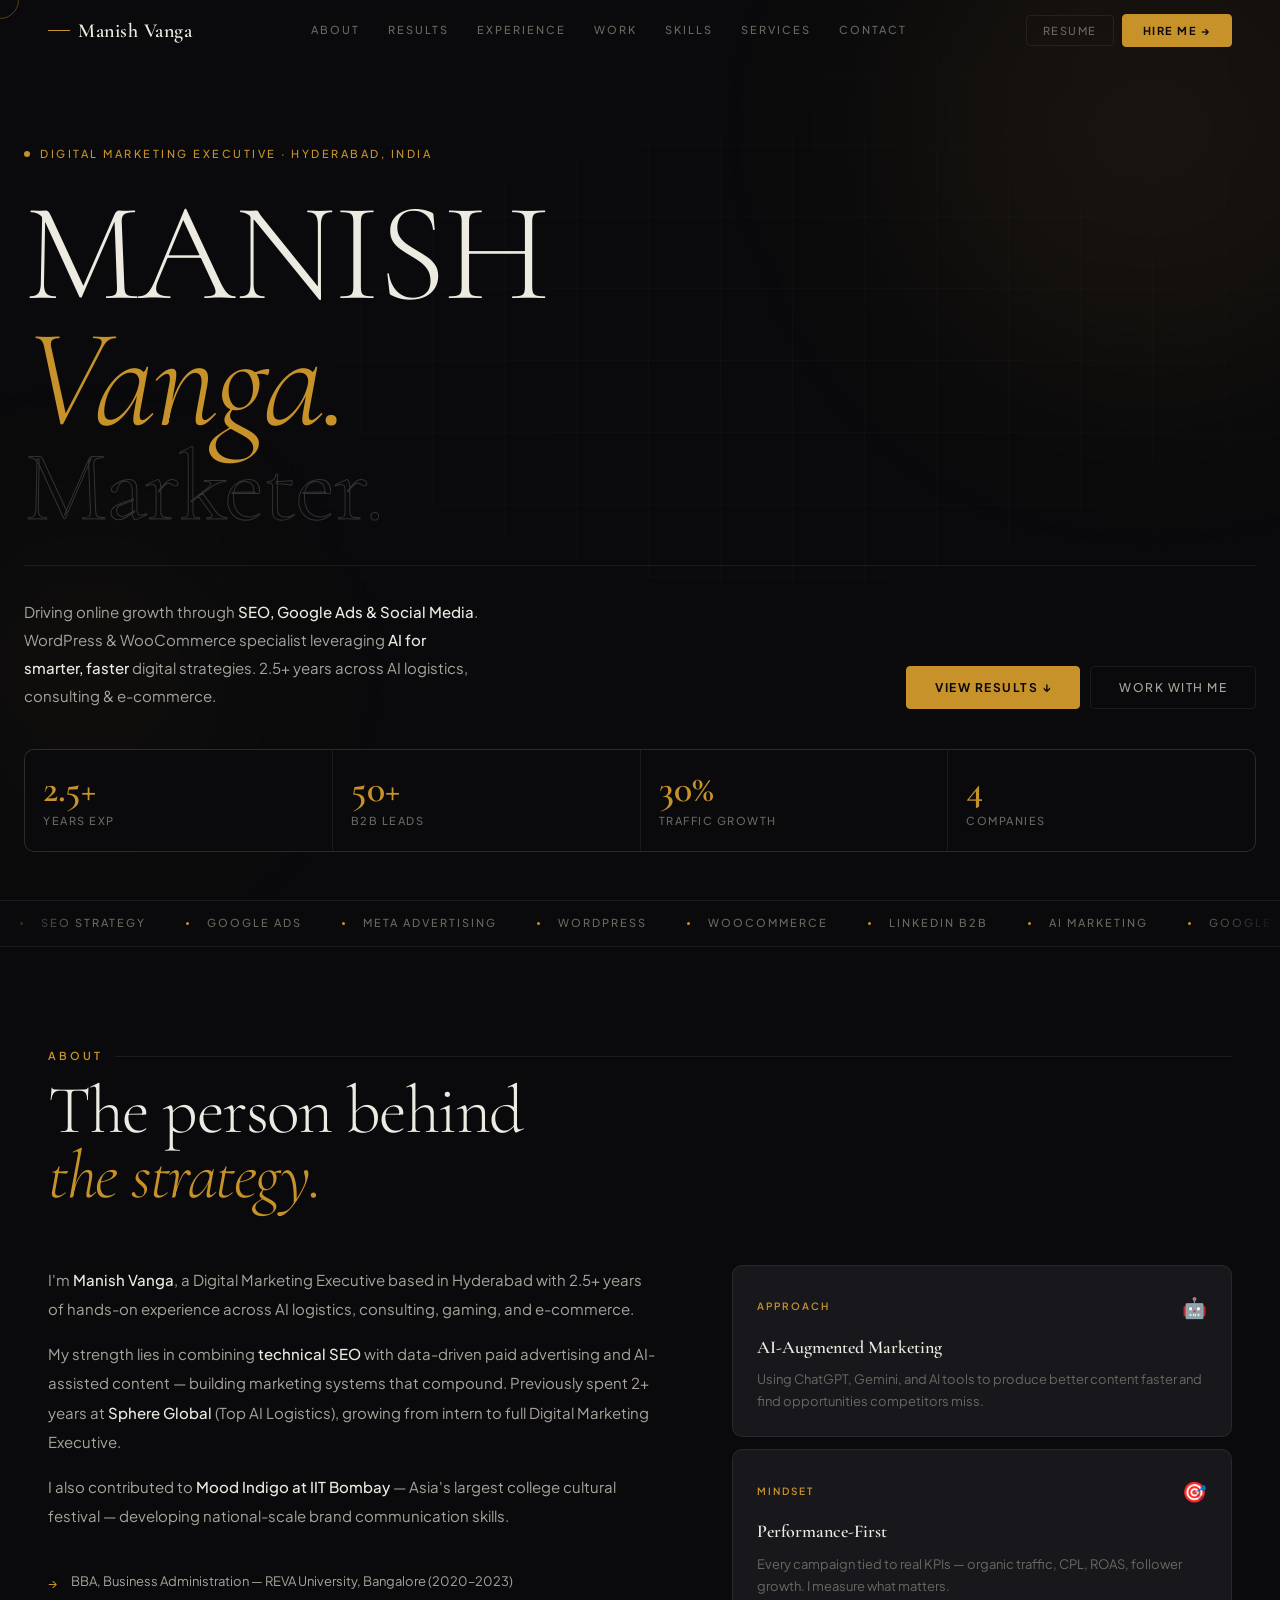
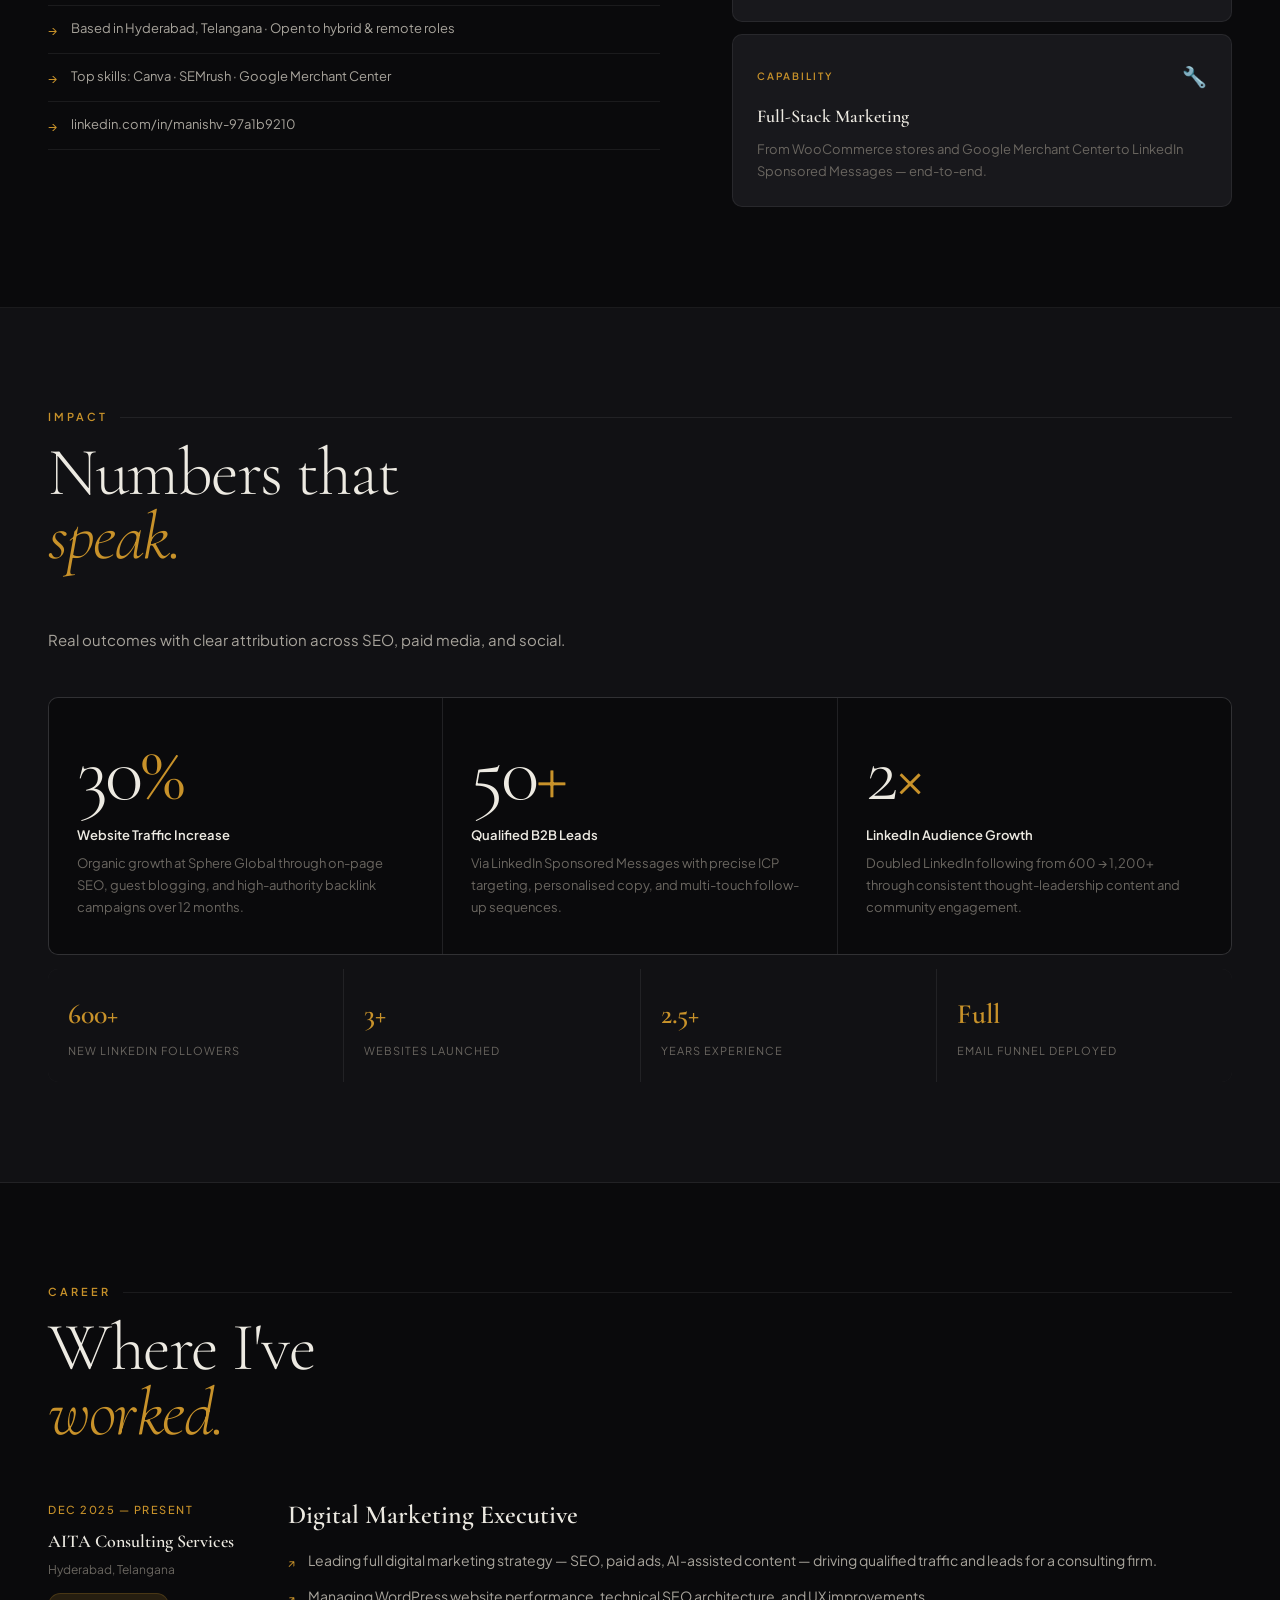
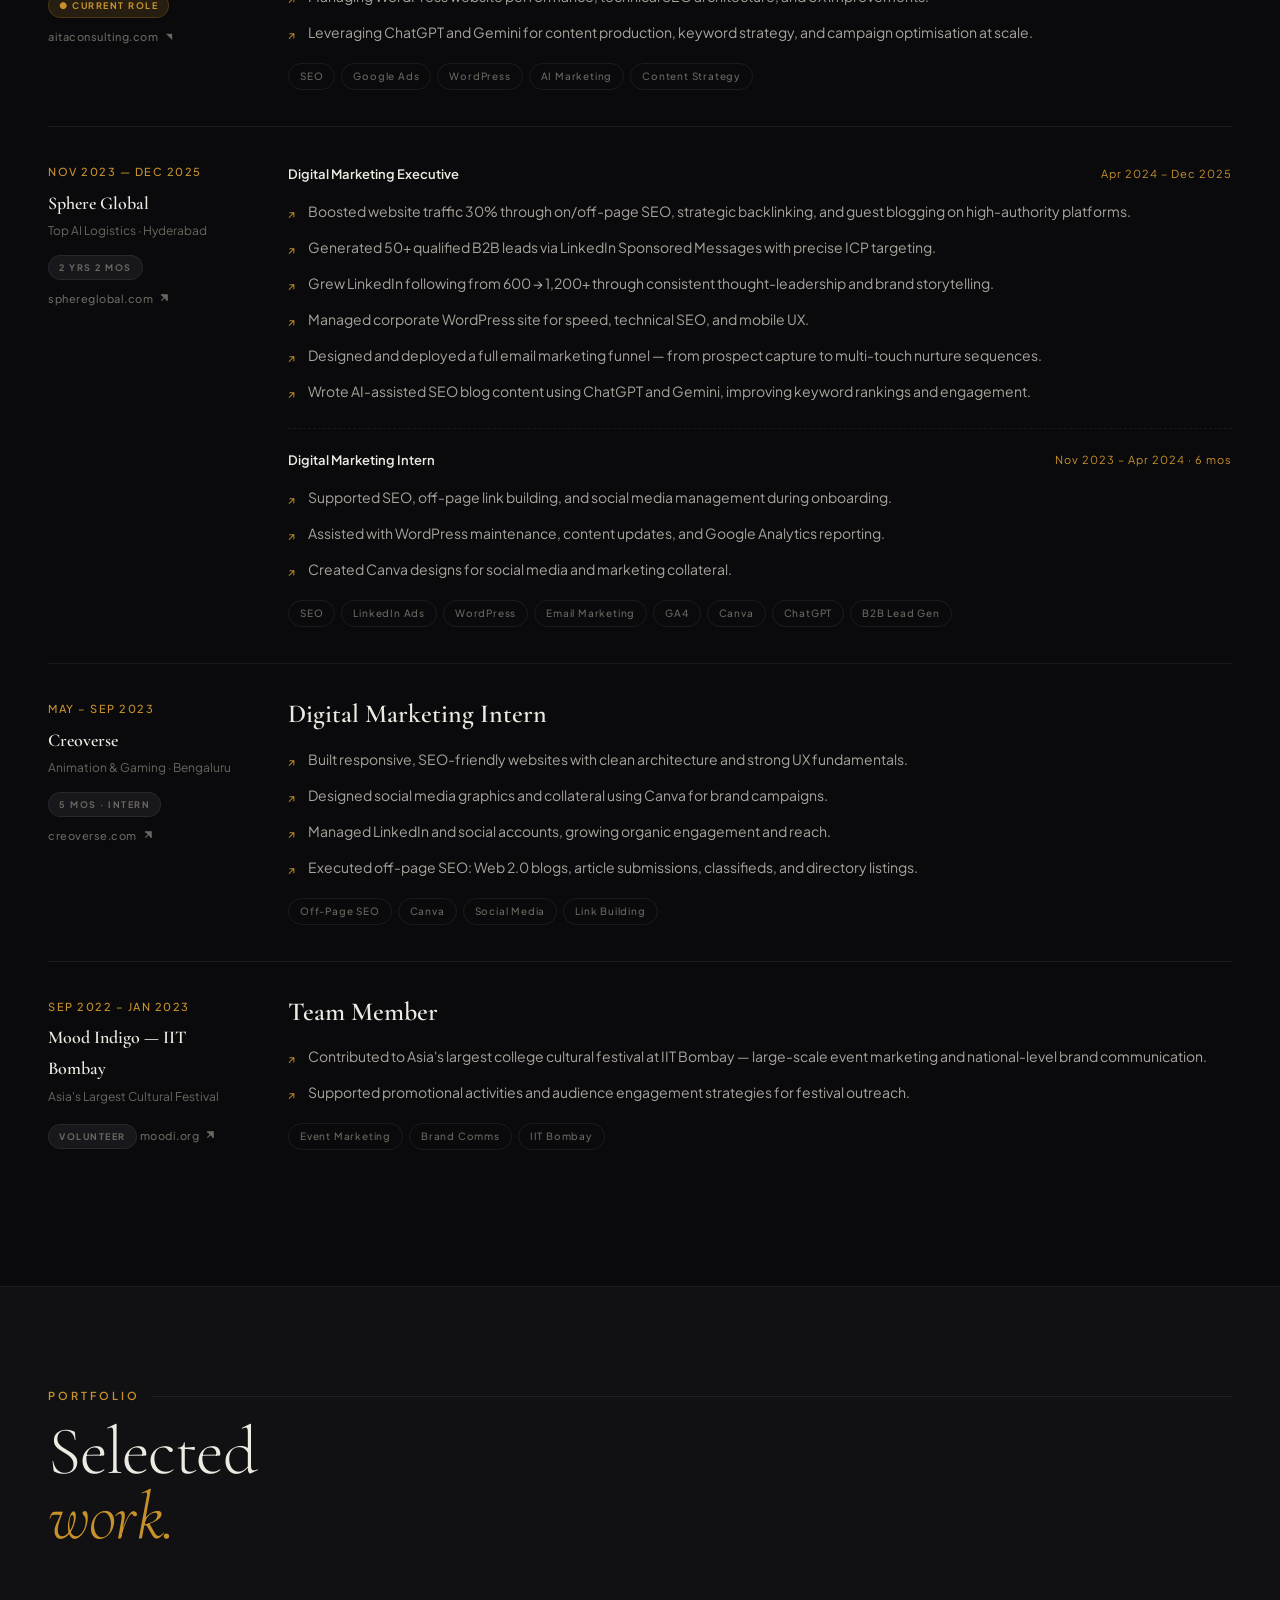
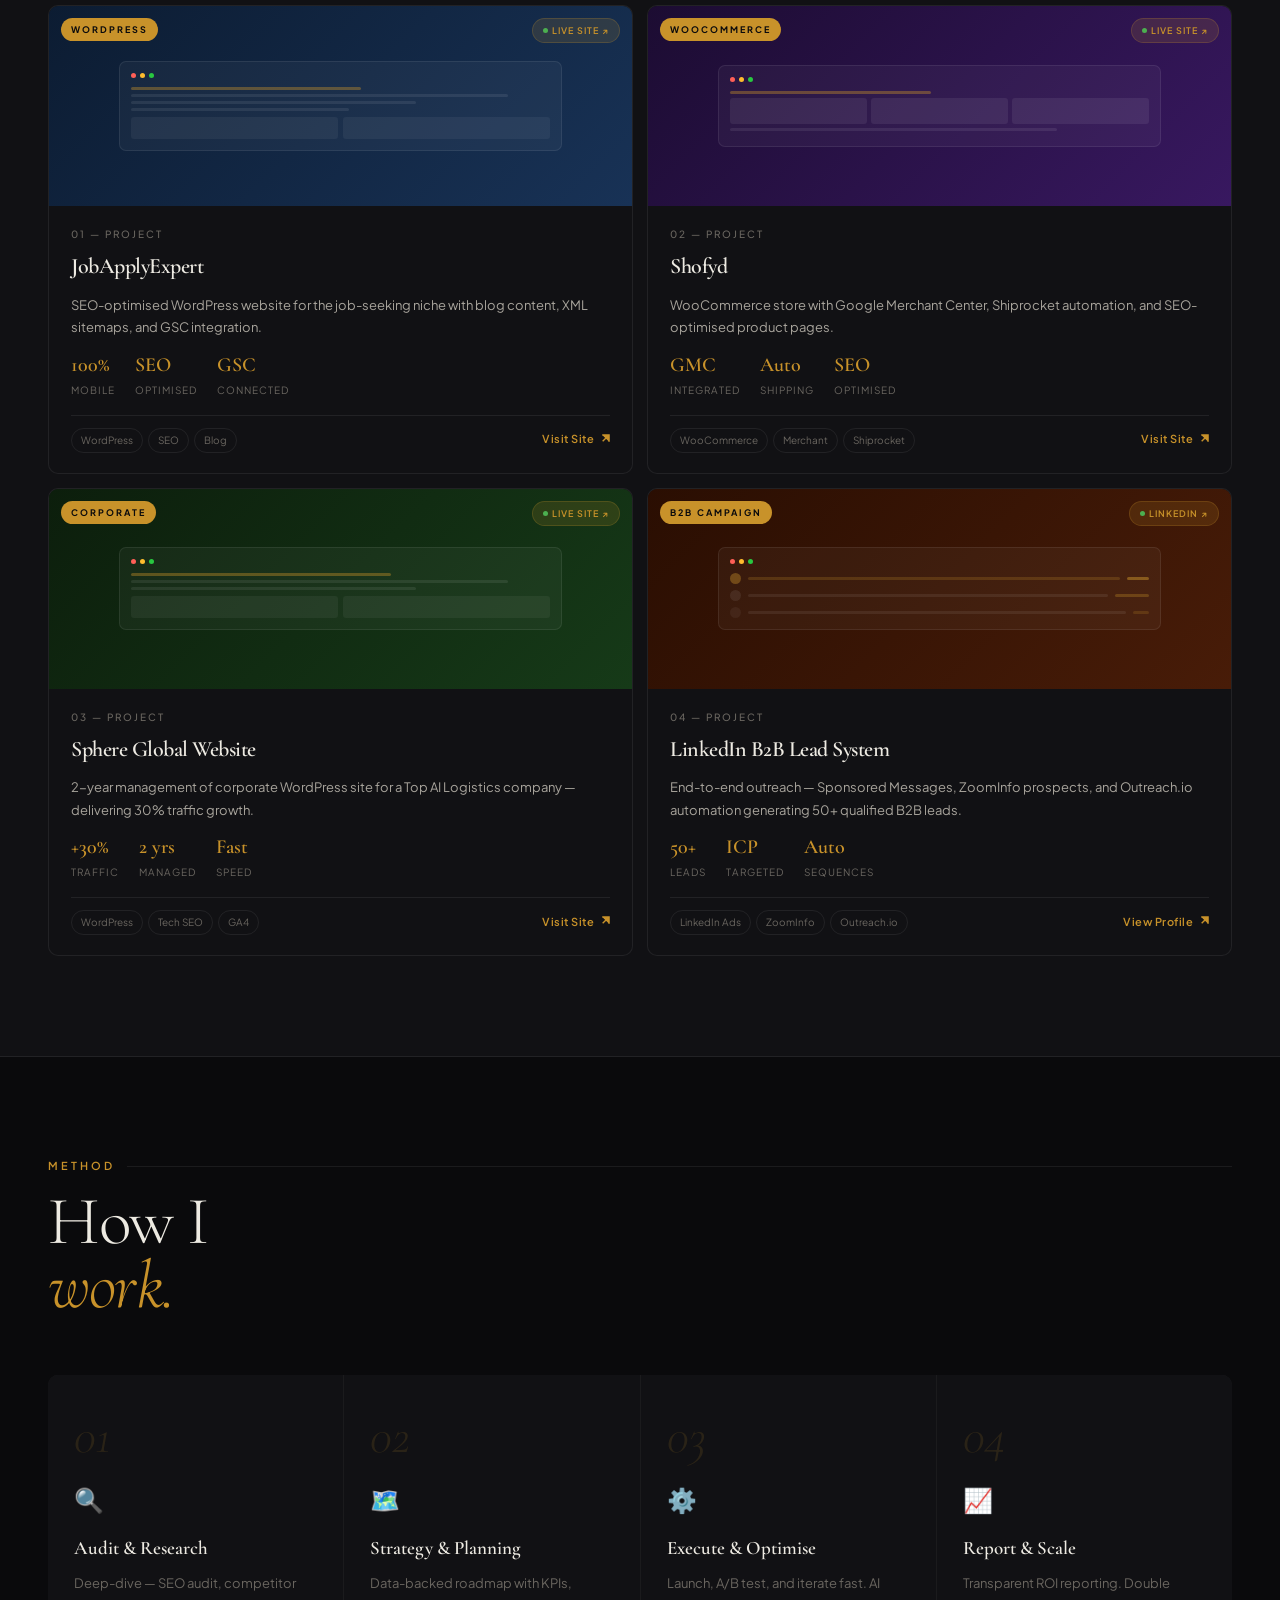
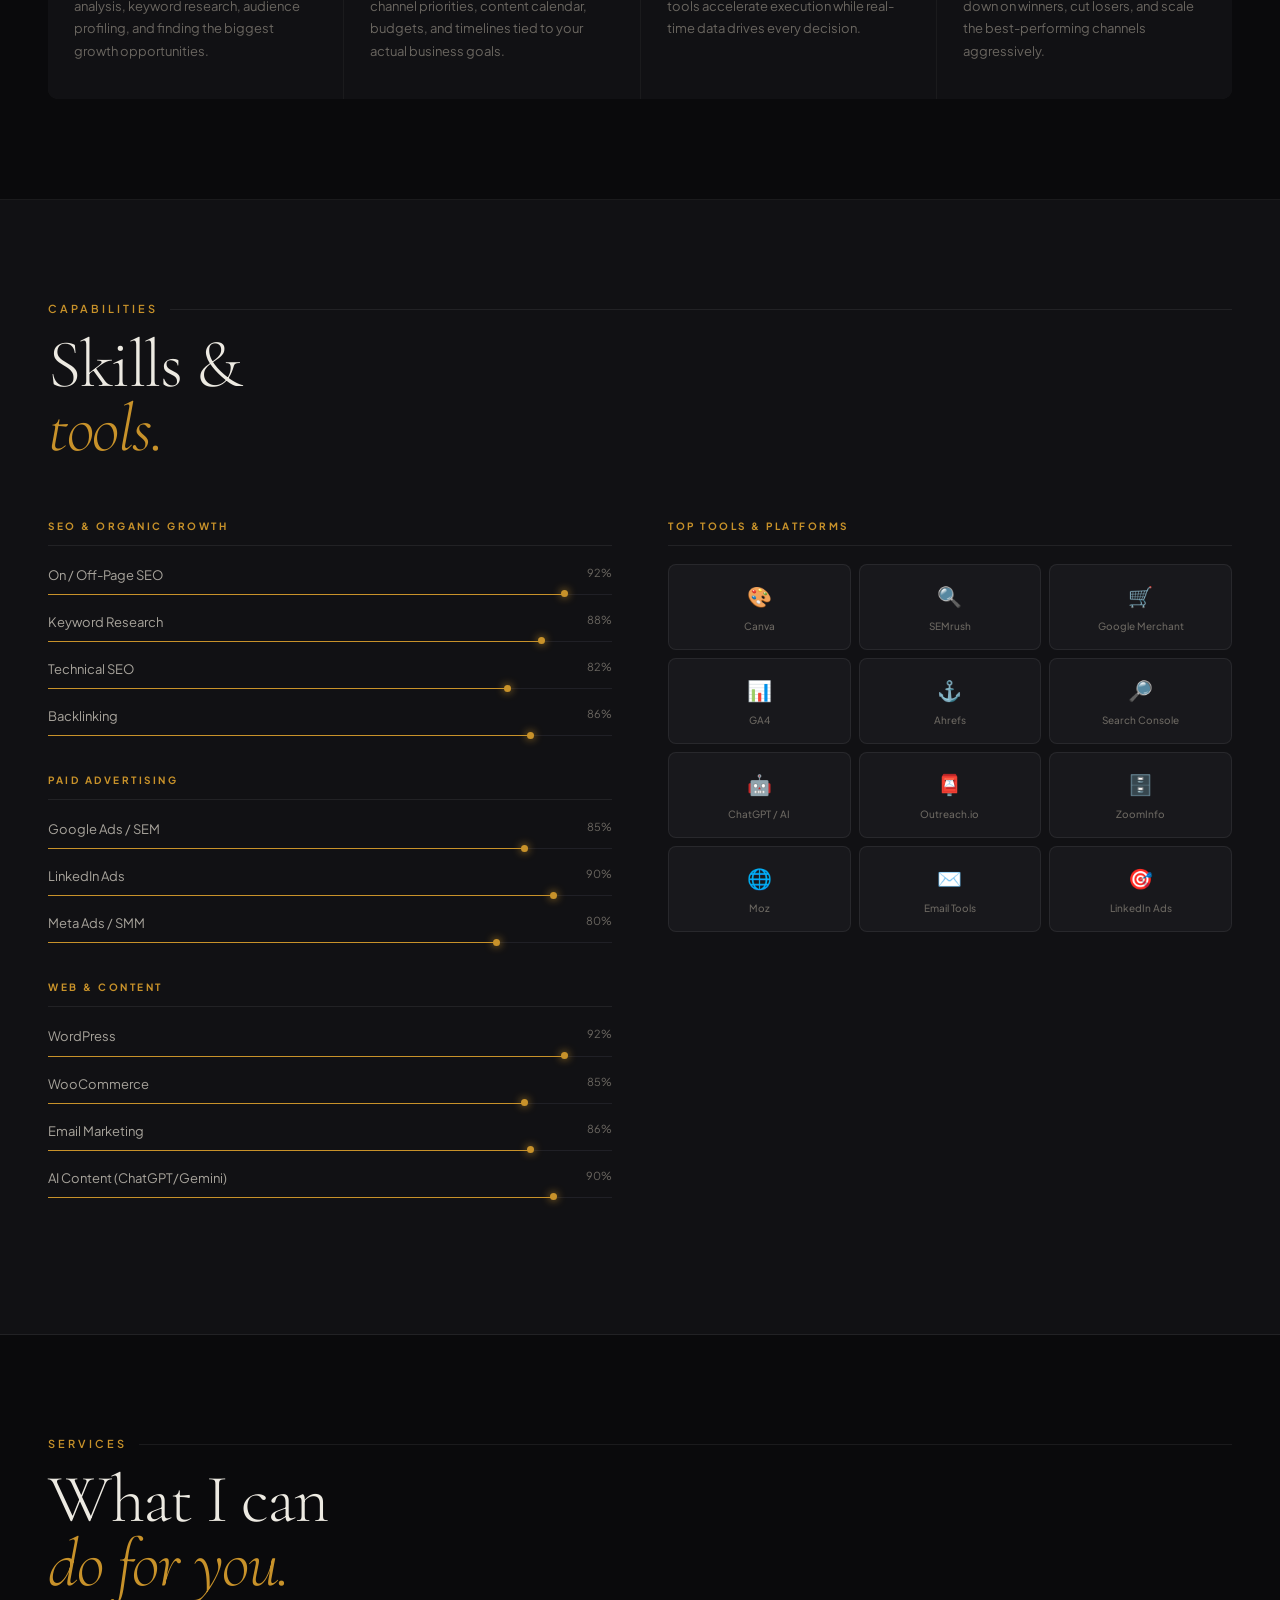
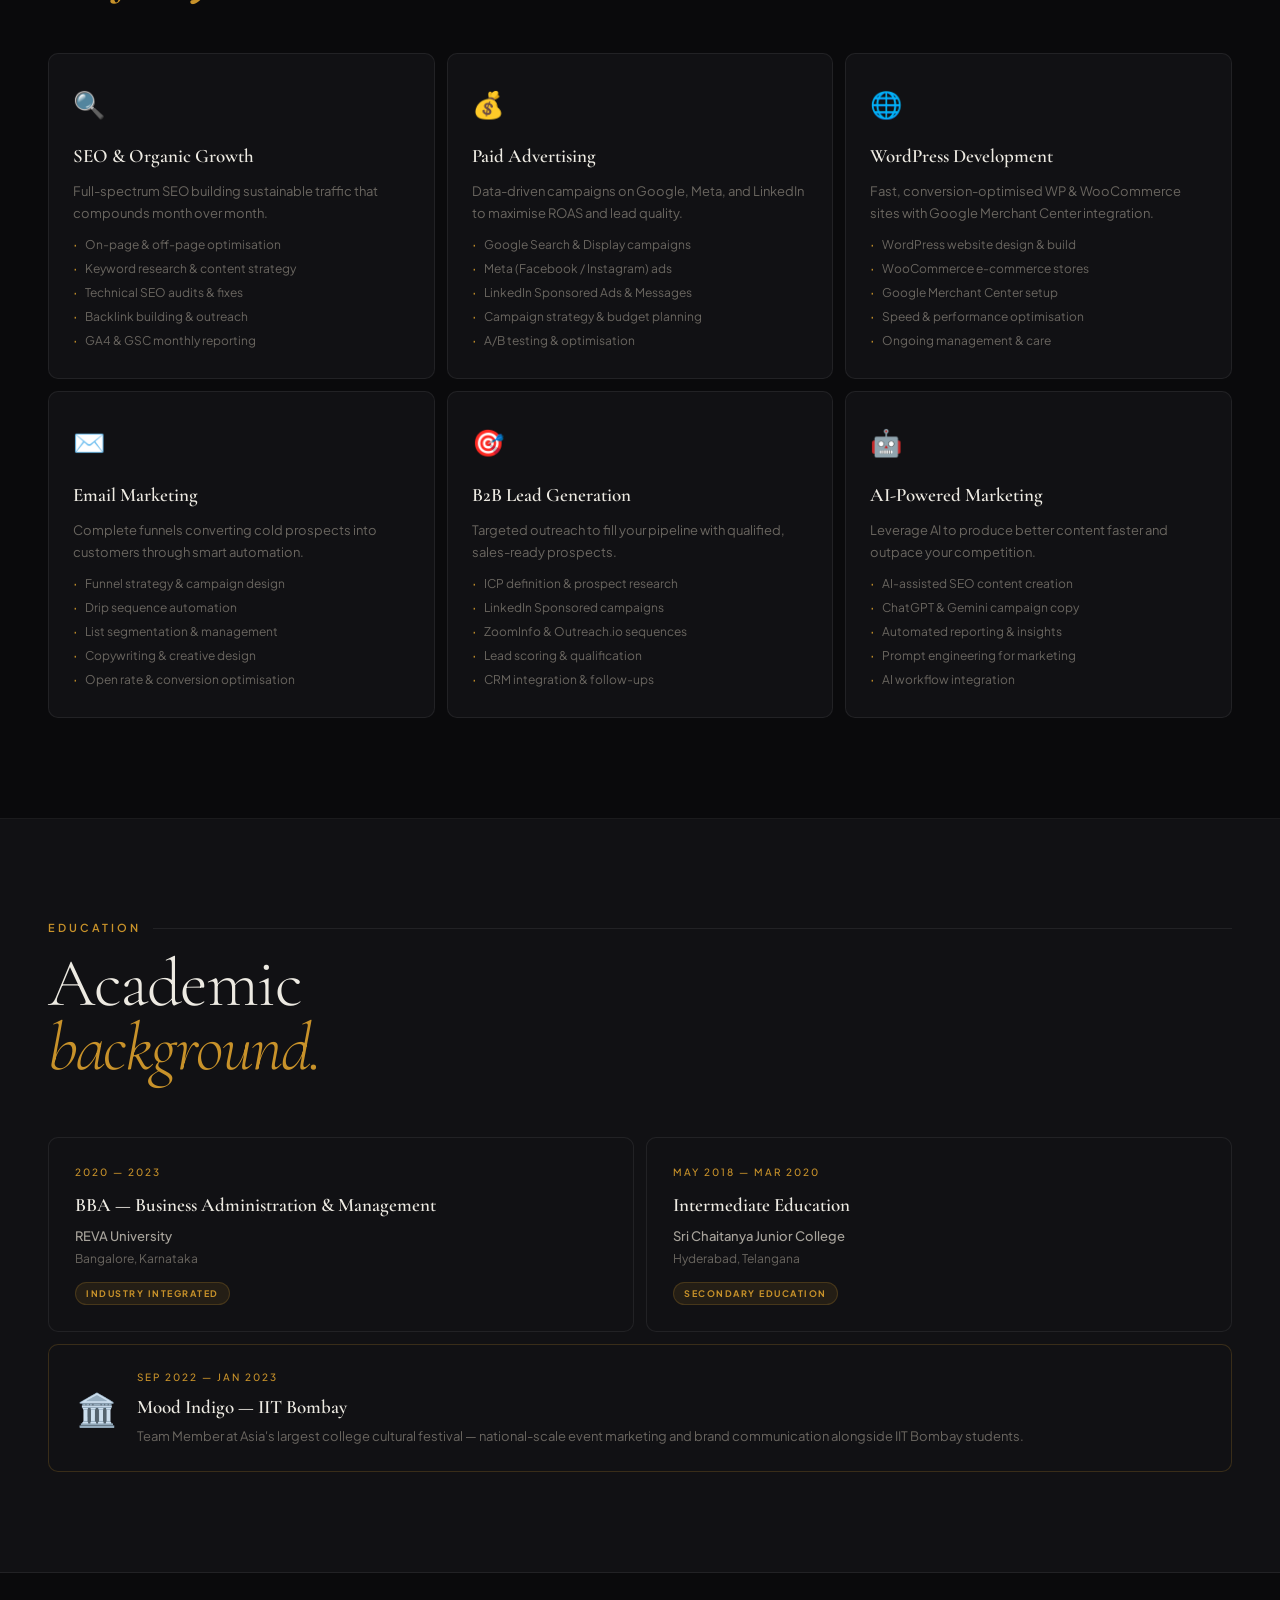
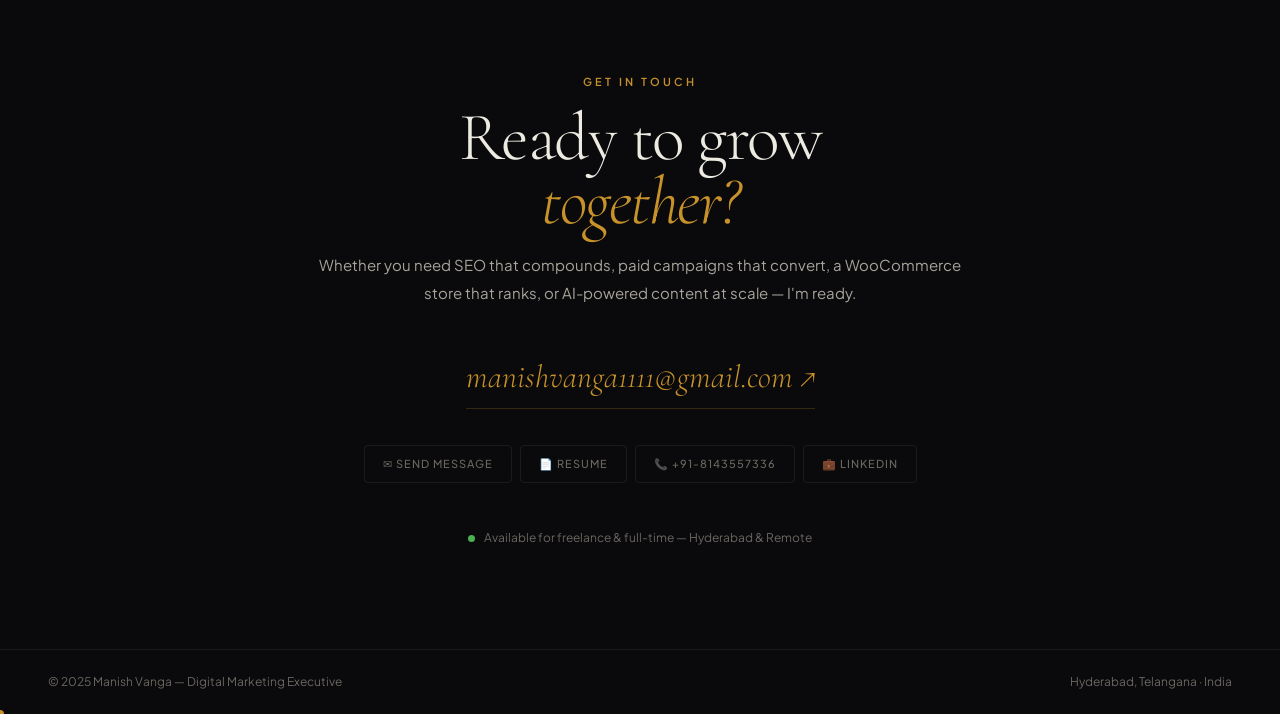
<file: manish-portfolio (1).html>
<!DOCTYPE html>
<html lang="en">
<head>
<meta charset="UTF-8">
<meta name="viewport" content="width=device-width,initial-scale=1.0">
<title>Manish Vanga — Digital Marketing Executive</title>
<link href="https://fonts.googleapis.com/css2?family=Cormorant+Garamond:ital,wght@0,300;0,400;0,600;1,300;1,400&family=Plus+Jakarta+Sans:wght@300;400;500;600;700&display=swap" rel="stylesheet">
<style>
/* ═══════════════════════════════════════
   RESET & TOKENS
═══════════════════════════════════════ */
*,*::before,*::after{margin:0;padding:0;box-sizing:border-box;}
html{scroll-behavior:smooth;-webkit-tap-highlight-color:transparent;}

:root{
  --bg:      #0A0A0C;
  --bg2:     #111114;
  --bg3:     #18181C;
  --bg4:     #202026;
  --gold:    #C8922A;
  --gold2:   #E0A83A;
  --gold3:   #F2C86A;
  --gd:      rgba(200,146,42,0.10);
  --gb:      rgba(200,146,42,0.22);
  --text:    #EDEAE2;
  --text2:   #A8A49C;
  --text3:   #6A6660;
  --bdr:     rgba(255,255,255,0.07);
  --serif:   'Cormorant Garamond',Georgia,serif;
  --sans:    'Plus Jakarta Sans',sans-serif;
  --ease:    cubic-bezier(0.22,1,0.36,1);
  --r:       10px;
}

body{
  background:var(--bg);color:var(--text);
  font-family:var(--sans);font-size:15px;line-height:1.7;
  overflow-x:hidden;-webkit-font-smoothing:antialiased;
}
a{color:inherit;text-decoration:none;}
button{font-family:var(--sans);}
::-webkit-scrollbar{width:3px;}
::-webkit-scrollbar-track{background:var(--bg);}
::-webkit-scrollbar-thumb{background:var(--gold);border-radius:2px;}

/* ═══════════════════════════════════════
   NAV
═══════════════════════════════════════ */
nav{
  position:fixed;top:0;left:0;right:0;z-index:400;
  height:62px;display:flex;align-items:center;justify-content:space-between;
  padding:0 24px;
  border-bottom:1px solid transparent;
  transition:background .4s,border-color .4s,backdrop-filter .4s;
}
nav.scrolled{
  background:rgba(10,10,12,0.9);
  border-color:var(--bdr);
  backdrop-filter:blur(18px);
}
.n-logo{
  font-family:var(--serif);font-weight:600;font-size:20px;letter-spacing:.5px;
  color:var(--text);cursor:pointer;display:flex;align-items:center;gap:8px;
  flex-shrink:0;
}
.n-logo-bar{width:22px;height:1px;background:var(--gold);}

/* Desktop links */
.n-links{
  display:none;/* hidden on mobile */
  gap:0;list-style:none;
}
@media(min-width:900px){
  nav{padding:0 48px;}
  .n-links{display:flex;}
}
.n-links a{
  display:block;padding:6px 14px;
  font-size:11px;letter-spacing:2px;text-transform:uppercase;font-weight:500;
  color:var(--text3);transition:color .2s;cursor:pointer;position:relative;
}
.n-links a::after{
  content:'';position:absolute;bottom:2px;left:14px;right:14px;height:1px;
  background:var(--gold);transform:scaleX(0);transform-origin:left;
  transition:transform .3s var(--ease);
}
.n-links a:hover,.n-links a.on{color:var(--text);}
.n-links a:hover::after,.n-links a.on::after{transform:scaleX(1);}

.n-right{display:flex;align-items:center;gap:8px;}
.n-ghost{
  padding:8px 16px;background:transparent;border:1px solid var(--bdr);border-radius:4px;
  font-size:11px;font-weight:500;letter-spacing:1.5px;text-transform:uppercase;
  color:var(--text3);cursor:pointer;transition:all .25s;display:none;
}
@media(min-width:600px){.n-ghost{display:block;}}
.n-ghost:hover{border-color:var(--gold);color:var(--gold);}
.n-hire{
  padding:9px 20px;background:var(--gold);border:1px solid var(--gold);border-radius:4px;
  font-size:11px;font-weight:700;letter-spacing:1.5px;text-transform:uppercase;
  color:var(--bg);cursor:pointer;transition:all .25s;
}
.n-hire:hover{background:var(--gold2);transform:translateY(-1px);box-shadow:0 8px 20px rgba(200,146,42,.30);}

/* Hamburger */
.hamburger{
  display:flex;flex-direction:column;gap:5px;cursor:pointer;padding:6px;
  background:none;border:none;
}
@media(min-width:900px){.hamburger{display:none;}}
.hb-line{
  width:22px;height:1.5px;background:var(--text2);border-radius:2px;
  transition:all .3s var(--ease);
}
.hamburger.open .hb-line:nth-child(1){transform:translateY(6.5px) rotate(45deg);}
.hamburger.open .hb-line:nth-child(2){opacity:0;transform:scaleX(0);}
.hamburger.open .hb-line:nth-child(3){transform:translateY(-6.5px) rotate(-45deg);}

/* Mobile drawer */
.mobile-menu{
  position:fixed;top:62px;left:0;right:0;bottom:0;z-index:380;
  background:rgba(10,10,12,0.97);backdrop-filter:blur(20px);
  display:flex;flex-direction:column;align-items:center;justify-content:center;gap:8px;
  opacity:0;pointer-events:none;transition:opacity .35s var(--ease);
}
.mobile-menu.open{opacity:1;pointer-events:all;}
.mobile-menu a{
  font-family:var(--serif);font-size:36px;font-weight:300;
  color:var(--text2);padding:10px 24px;cursor:pointer;
  transition:color .2s;
}
.mobile-menu a:hover{color:var(--gold);}
.mobile-menu-btns{display:flex;gap:10px;margin-top:20px;}

/* ═══════════════════════════════════════
   HERO
═══════════════════════════════════════ */
#hero{
  min-height:100svh;
  display:flex;flex-direction:column;justify-content:flex-end;
  padding:80px 24px 48px;
  position:relative;overflow:hidden;
}
@media(min-width:900px){padding:100px 48px 72px;}

/* Background effects */
.orb{position:absolute;border-radius:50%;filter:blur(100px);pointer-events:none;}
.orb1{width:500px;height:500px;background:rgba(200,146,42,.07);top:-120px;right:-120px;}
.orb2{width:300px;height:300px;background:rgba(200,146,42,.04);bottom:80px;left:-60px;}
.hero-grid{
  position:absolute;inset:0;
  background-image:
    linear-gradient(rgba(255,255,255,.022) 1px,transparent 1px),
    linear-gradient(90deg,rgba(255,255,255,.022) 1px,transparent 1px);
  background-size:72px 72px;
  mask-image:radial-gradient(ellipse 80% 60% at 60% 40%,black,transparent);
}

.hero-tag{
  display:inline-flex;align-items:center;gap:10px;
  font-size:11px;letter-spacing:2.5px;text-transform:uppercase;font-weight:500;
  color:var(--gold);margin-bottom:28px;
  animation:fadeUp .7s .15s var(--ease) both;
}
.tag-dot{width:6px;height:6px;background:var(--gold);border-radius:50%;animation:pulse 2.5s ease-in-out infinite;}
@keyframes pulse{0%,100%{opacity:1;transform:scale(1);}50%{opacity:.3;transform:scale(.65);}}

.hero-h1{
  font-family:var(--serif);font-weight:300;
  font-size:clamp(58px,12vw,140px);
  line-height:.9;letter-spacing:-2px;color:var(--text);
  margin-bottom:32px;
  animation:fadeUp .8s .22s var(--ease) both;
}
.h1-gold{display:block;font-style:italic;color:var(--gold);}
.h1-ghost{
  display:block;
  -webkit-text-stroke:1px rgba(237,234,226,.18);color:transparent;
  font-size:clamp(40px,8vw,100px);
}

.hero-bottom{
  display:flex;flex-direction:column;gap:28px;
  padding-top:32px;border-top:1px solid var(--bdr);
  animation:fadeUp .8s .35s var(--ease) both;
}
@media(min-width:700px){
  .hero-bottom{flex-direction:row;align-items:flex-end;justify-content:space-between;}
}
.hero-desc{font-size:15px;line-height:1.85;color:var(--text2);max-width:460px;}
.hero-desc strong{color:var(--text);font-weight:500;}
.hero-actions{display:flex;flex-direction:column;gap:10px;flex-shrink:0;}
@media(min-width:400px){.hero-actions{flex-direction:row;align-items:center;}}
.btn-gold{
  padding:13px 28px;background:var(--gold);color:var(--bg);
  border:1px solid var(--gold);border-radius:4px;
  font-size:12px;font-weight:700;letter-spacing:1.5px;text-transform:uppercase;
  cursor:pointer;transition:all .3s var(--ease);white-space:nowrap;
}
.btn-gold:hover{background:var(--gold2);transform:translateY(-2px);box-shadow:0 12px 28px rgba(200,146,42,.28);}
.btn-line{
  padding:13px 28px;background:transparent;color:var(--text2);
  border:1px solid var(--bdr);border-radius:4px;
  font-size:12px;font-weight:500;letter-spacing:1.5px;text-transform:uppercase;
  cursor:pointer;transition:all .3s;white-space:nowrap;
}
.btn-line:hover{border-color:var(--gold);color:var(--gold);}

/* Stats row */
.hero-stats{
  display:grid;grid-template-columns:repeat(2,1fr);gap:1px;
  background:var(--bdr);border:1px solid var(--bdr);border-radius:var(--r);
  overflow:hidden;margin-top:40px;
  animation:fadeUp .8s .44s var(--ease) both;
}
@media(min-width:600px){.hero-stats{grid-template-columns:repeat(4,1fr);}}
.hstat{
  background:var(--bg);padding:20px 18px;
  transition:background .25s;
}
.hstat:hover{background:var(--bg3);}
.hs-n{font-family:var(--serif);font-size:38px;font-weight:600;color:var(--gold);line-height:1;margin-bottom:4px;}
.hs-l{font-size:11px;letter-spacing:1.5px;text-transform:uppercase;color:var(--text3);font-weight:500;}

/* ═══════════════════════════════════════
   MARQUEE
═══════════════════════════════════════ */
.marquee{
  overflow:hidden;padding:13px 0;
  border-top:1px solid var(--bdr);border-bottom:1px solid var(--bdr);
  position:relative;
}
.marquee::before,.marquee::after{
  content:'';position:absolute;top:0;bottom:0;width:80px;z-index:2;
}
.marquee::before{left:0;background:linear-gradient(to right,var(--bg),transparent);}
.marquee::after{right:0;background:linear-gradient(to left,var(--bg),transparent);}
.mq-track{display:flex;animation:mq 28s linear infinite;white-space:nowrap;}
.mi{
  display:inline-flex;align-items:center;gap:18px;padding:0 20px;
  font-size:11px;font-weight:500;letter-spacing:2px;text-transform:uppercase;
  color:var(--text3);flex-shrink:0;
}
.mi-dot{width:3px;height:3px;background:var(--gold);border-radius:50%;}
@keyframes mq{from{transform:translateX(0);}to{transform:translateX(-50%);}}

/* ═══════════════════════════════════════
   SECTION BASE
═══════════════════════════════════════ */
.sec{padding:72px 24px;border-bottom:1px solid var(--bdr);}
@media(min-width:900px){.sec{padding:100px 48px;}}
.sec-alt{background:var(--bg2);}

.label-row{display:flex;align-items:center;gap:12px;margin-bottom:14px;}
.sec-tag{font-size:11px;letter-spacing:3px;text-transform:uppercase;font-weight:600;color:var(--gold);}
.tag-rule{flex:1;height:1px;background:var(--bdr);}

h2.sec-h2{
  font-family:var(--serif);font-weight:300;
  font-size:clamp(36px,6vw,68px);
  line-height:.95;letter-spacing:-1.5px;color:var(--text);
  margin-bottom:56px;
}
h2.sec-h2 em{font-style:italic;color:var(--gold);}

/* ═══════════════════════════════════════
   ABOUT
═══════════════════════════════════════ */
.about-grid{
  display:grid;gap:48px;
}
@media(min-width:900px){.about-grid{grid-template-columns:1.1fr .9fr;gap:72px;}}

.about-text p{font-size:15px;line-height:1.95;color:var(--text2);margin-bottom:16px;}
.about-text strong{color:var(--text);font-weight:500;}
.about-facts{margin-top:28px;display:flex;flex-direction:column;}
.af{
  display:flex;gap:14px;align-items:flex-start;
  padding:12px 0;border-bottom:1px solid var(--bdr);
  font-size:13px;color:var(--text2);line-height:1.6;transition:color .2s;
}
.af:hover{color:var(--text);}
.af i{color:var(--gold);flex-shrink:0;margin-top:2px;font-style:normal;}

.about-cards{display:flex;flex-direction:column;gap:12px;}
.acard{
  padding:24px;background:var(--bg3);border:1px solid var(--bdr);border-radius:var(--r);
  transition:border-color .3s,background .3s,transform .3s var(--ease);position:relative;overflow:hidden;
}
.acard:hover{border-color:var(--gb);background:rgba(200,146,42,.04);transform:translateY(-2px);}
.acard-top{display:flex;justify-content:space-between;align-items:center;margin-bottom:8px;}
.acard-tag{font-size:10px;letter-spacing:2px;text-transform:uppercase;font-weight:600;color:var(--gold);}
.acard-icon{font-size:20px;}
.acard-title{font-family:var(--serif);font-size:18px;font-weight:600;color:var(--text);margin-bottom:6px;}
.acard-desc{font-size:13px;color:var(--text3);line-height:1.7;}

/* ═══════════════════════════════════════
   RESULTS
═══════════════════════════════════════ */
.results-lead{font-size:15px;color:var(--text2);line-height:1.8;margin-bottom:44px;max-width:540px;}

.res-big{
  display:grid;gap:1px;background:var(--bdr);
  border:1px solid var(--bdr);border-radius:var(--r);overflow:hidden;margin-bottom:14px;
}
@media(min-width:700px){.res-big{grid-template-columns:repeat(3,1fr);}}
.rcard{
  background:var(--bg);padding:36px 28px;position:relative;overflow:hidden;
  transition:background .25s;
}
.rcard:hover{background:var(--bg3);}
.rcard-shine{
  position:absolute;width:180px;height:180px;
  background:radial-gradient(circle,rgba(200,146,42,.18),transparent 70%);
  top:-50px;right:-50px;pointer-events:none;
  opacity:0;transition:opacity .4s;
}
.rcard:hover .rcard-shine{opacity:1;}
.rcard-n{
  font-family:var(--serif);font-size:clamp(56px,8vw,80px);font-weight:300;
  color:var(--text);line-height:1;letter-spacing:-3px;margin-bottom:10px;
}
.rcard-n span{color:var(--gold);}
.rcard-title{font-size:13px;font-weight:600;color:var(--text);margin-bottom:6px;}
.rcard-desc{font-size:13px;color:var(--text3);line-height:1.7;}

.res-mini{
  display:grid;grid-template-columns:repeat(2,1fr);gap:1px;
  background:var(--bdr);border-radius:var(--r);overflow:hidden;
}
@media(min-width:600px){.res-mini{grid-template-columns:repeat(4,1fr);}}
.rm-cell{background:var(--bg2);padding:22px 20px;transition:background .2s;}
.rm-cell:hover{background:var(--bg3);}
.rm-val{font-family:var(--serif);font-size:28px;font-weight:600;color:var(--gold);margin-bottom:3px;}
.rm-label{font-size:11px;letter-spacing:1px;text-transform:uppercase;color:var(--text3);}

/* ═══════════════════════════════════════
   EXPERIENCE
═══════════════════════════════════════ */
.exp-list{display:flex;flex-direction:column;}
.exp-item{
  padding:36px 0;border-bottom:1px solid var(--bdr);
  opacity:0;transform:translateY(20px);transition:all .55s var(--ease);
}
.exp-item.vis{opacity:1;transform:translateY(0);}
.exp-item:first-child{padding-top:0;}
.exp-item:last-child{border-bottom:none;}

@media(min-width:800px){
  .exp-item{display:grid;grid-template-columns:200px 1fr;gap:40px;}
}

.exp-left{margin-bottom:16px;}
@media(min-width:800px){.exp-left{margin-bottom:0;}}
.exp-period{font-size:11px;letter-spacing:1.5px;text-transform:uppercase;font-weight:500;color:var(--gold);margin-bottom:6px;}
.exp-co{font-family:var(--serif);font-size:18px;font-weight:600;color:var(--text);margin-bottom:3px;}
.exp-loc{font-size:12px;color:var(--text3);margin-bottom:10px;}
.exp-badge{
  display:inline-block;font-size:9px;font-weight:700;letter-spacing:1.5px;text-transform:uppercase;
  padding:4px 10px;border-radius:20px;
}
.badge-live{background:rgba(200,146,42,.15);color:var(--gold);border:1px solid var(--gb);}
.badge-past{background:var(--bg3);color:var(--text3);border:1px solid var(--bdr);}

/* Company link */
.exp-link{
  display:inline-flex;align-items:center;gap:5px;margin-top:10px;
  font-size:11px;font-weight:500;letter-spacing:.5px;color:var(--text3);
  border-bottom:1px solid transparent;transition:all .2s;padding-bottom:1px;
}
.exp-link:hover{color:var(--gold);border-color:var(--gold);}
.exp-link svg{width:10px;height:10px;fill:currentColor;}

.exp-role-h{font-family:var(--serif);font-size:clamp(20px,3vw,26px);font-weight:600;color:var(--text);margin-bottom:18px;line-height:1.1;}
.exp-pts{list-style:none;display:flex;flex-direction:column;gap:11px;}
.exp-pts li{font-size:14px;color:var(--text2);line-height:1.75;display:flex;gap:12px;}
.exp-pts li::before{content:'↗';color:var(--gold);flex-shrink:0;font-size:12px;margin-top:4px;}
.exp-chips{display:flex;flex-wrap:wrap;gap:6px;margin-top:18px;}
.chip{
  font-size:10px;font-weight:500;letter-spacing:.8px;padding:4px 11px;
  border:1px solid var(--bdr);border-radius:20px;color:var(--text3);transition:all .2s;
}
.chip:hover{border-color:var(--gb);color:var(--gold);}
.exp-sub{margin-top:24px;padding-top:20px;border-top:1px dashed rgba(255,255,255,.06);}
.exp-sub-head{display:flex;flex-wrap:wrap;justify-content:space-between;align-items:center;gap:8px;margin-bottom:14px;}
.esh-t{font-size:13px;font-weight:600;color:var(--text);}
.esh-p{font-size:11px;color:var(--gold);letter-spacing:1px;}

/* ═══════════════════════════════════════
   PROJECTS
═══════════════════════════════════════ */
.proj-grid{display:grid;gap:14px;}
@media(min-width:700px){.proj-grid{grid-template-columns:1fr 1fr;}}

.pcard{
  border:1px solid var(--bdr);border-radius:var(--r);overflow:hidden;
  background:var(--bg2);
  opacity:0;transform:translateY(24px);transition:all .55s var(--ease);
}
.pcard.vis{opacity:1;transform:translateY(0);}
.pcard:hover{border-color:var(--gb);box-shadow:0 16px 48px rgba(0,0,0,.35);}
.pcard:hover .pt-inner{transform:scale(1.04);}

.pt-wrap{height:180px;overflow:hidden;position:relative;}
@media(min-width:700px){.pt-wrap{height:200px;}}
.pt-inner{
  height:100%;width:100%;display:flex;align-items:center;justify-content:center;
  transition:transform .5s var(--ease);position:relative;
}
.p1{background:linear-gradient(135deg,#0C1C32 0%,#183256 100%);}
.p2{background:linear-gradient(135deg,#1C0C32 0%,#381860 100%);}
.p3{background:linear-gradient(135deg,#0C1E0C 0%,#163A18 100%);}
.p4{background:linear-gradient(135deg,#2A0E02 0%,#481C08 100%);}

.pc-pill{
  position:absolute;top:12px;left:12px;
  font-size:9px;font-weight:700;letter-spacing:2px;text-transform:uppercase;
  padding:4px 10px;background:var(--gold);color:var(--bg);border-radius:20px;
}

/* Project live link badge */
.pc-live-link{
  position:absolute;top:12px;right:12px;
  font-size:9px;font-weight:600;letter-spacing:1px;text-transform:uppercase;
  padding:4px 10px;background:rgba(200,146,42,.15);color:var(--gold);
  border:1px solid var(--gb);border-radius:20px;
  display:flex;align-items:center;gap:4px;
  transition:background .2s;
}
.pc-live-link:hover{background:rgba(200,146,42,.28);}
.pc-live-dot{width:5px;height:5px;background:#4CAF50;border-radius:50%;animation:pulse 2s ease-in-out infinite;}

/* browser mockup */
.browser{width:76%;background:rgba(255,255,255,.04);border:1px solid rgba(255,255,255,.08);border-radius:7px;padding:11px;}
.b-bar{display:flex;align-items:center;gap:4px;margin-bottom:9px;}
.b-d{width:5px;height:5px;border-radius:50%;}
.b-line{height:3px;border-radius:2px;background:rgba(255,255,255,.08);margin-bottom:4px;}
.b-gold{background:rgba(200,146,42,.4);width:55%;}
.b-g2{display:grid;grid-template-columns:1fr 1fr;gap:5px;margin-top:6px;}
.b-blk{height:22px;background:rgba(255,255,255,.05);border-radius:3px;}

.pc-body{padding:20px 22px;}
.pc-idx{font-size:10px;letter-spacing:2px;text-transform:uppercase;font-weight:500;color:var(--text3);margin-bottom:5px;}
.pc-title{font-family:var(--serif);font-size:22px;font-weight:600;color:var(--text);margin-bottom:8px;letter-spacing:-.5px;}
.pc-desc{font-size:13px;color:var(--text2);line-height:1.75;margin-bottom:16px;}
.pc-metrics{display:flex;gap:20px;padding-bottom:14px;border-bottom:1px solid var(--bdr);margin-bottom:12px;}
.pm-v{display:block;font-family:var(--serif);font-size:20px;font-weight:600;color:var(--gold);line-height:1;}
.pm-l{font-size:10px;letter-spacing:1px;text-transform:uppercase;color:var(--text3);}
.pc-footer{display:flex;align-items:center;justify-content:space-between;flex-wrap:wrap;gap:10px;}
.pc-tags{display:flex;flex-wrap:wrap;gap:5px;}
.pc-tag{font-size:10px;padding:3px 9px;border:1px solid var(--bdr);border-radius:20px;color:var(--text3);}
.pc-visit{
  display:inline-flex;align-items:center;gap:5px;font-size:11px;font-weight:600;
  letter-spacing:.5px;color:var(--gold);border-bottom:1px solid transparent;
  transition:border-color .2s;white-space:nowrap;cursor:pointer;
}
.pc-visit:hover{border-color:var(--gold);}
.pc-visit svg{width:11px;height:11px;fill:currentColor;}

/* ═══════════════════════════════════════
   PROCESS
═══════════════════════════════════════ */
.process-grid{
  display:grid;gap:1px;background:var(--bdr);
  border-radius:var(--r);overflow:hidden;
}
@media(min-width:700px){.process-grid{grid-template-columns:repeat(2,1fr);}}
@media(min-width:1000px){.process-grid{grid-template-columns:repeat(4,1fr);}}
.ps{background:var(--bg2);padding:36px 26px;transition:background .25s;}
.ps:hover{background:var(--bg3);}
.ps-n{
  font-family:var(--serif);font-style:italic;font-size:50px;font-weight:300;
  color:rgba(200,146,42,.14);line-height:1;margin-bottom:18px;
}
.ps-icon{font-size:24px;margin-bottom:12px;}
.ps-title{font-family:var(--serif);font-size:19px;font-weight:600;color:var(--text);margin-bottom:8px;}
.ps-desc{font-size:13px;color:var(--text3);line-height:1.75;}

/* ═══════════════════════════════════════
   SKILLS
═══════════════════════════════════════ */
.skills-grid{display:grid;gap:56px;}
@media(min-width:900px){.skills-grid{grid-template-columns:1fr 1fr;}}

.sk-group{margin-bottom:36px;}
.sk-group-title{
  font-size:10px;letter-spacing:2.5px;text-transform:uppercase;font-weight:700;
  color:var(--gold);margin-bottom:18px;padding-bottom:10px;border-bottom:1px solid var(--bdr);
}
.sk-bars{display:flex;flex-direction:column;gap:16px;}
.sb-row{display:flex;justify-content:space-between;font-size:13px;margin-bottom:8px;}
.sb-name{color:var(--text2);}
.sb-pct{font-size:11px;color:var(--text3);}
.sb-track{height:1px;background:var(--bg4);}
.sb-fill{height:100%;background:var(--gold);width:0;transition:width 1.6s var(--ease);position:relative;}
.sb-fill::after{content:'';position:absolute;right:-1px;top:-3.5px;width:7px;height:7px;background:var(--gold);border-radius:50%;box-shadow:0 0 8px var(--gold);}

.tools-grid{display:grid;grid-template-columns:repeat(3,1fr);gap:8px;}
.tool{
  padding:14px 10px;text-align:center;
  background:var(--bg3);border:1px solid var(--bdr);border-radius:8px;
  transition:all .25s;
}
.tool:hover{border-color:var(--gb);background:var(--gd);transform:translateY(-2px);}
.tool-icon{font-size:20px;margin-bottom:5px;}
.tool-name{font-size:10px;font-weight:500;color:var(--text3);}

/* ═══════════════════════════════════════
   SERVICES
═══════════════════════════════════════ */
.sv-grid{display:grid;gap:12px;}
@media(min-width:600px){.sv-grid{grid-template-columns:1fr 1fr;}}
@media(min-width:1000px){.sv-grid{grid-template-columns:repeat(3,1fr);}}

.sv{
  padding:28px 24px;background:var(--bg2);border:1px solid var(--bdr);border-radius:var(--r);
  transition:all .3s var(--ease);position:relative;overflow:hidden;
}
.sv::before{
  content:'';position:absolute;top:0;left:0;right:0;height:1px;
  background:linear-gradient(90deg,transparent,var(--gold),transparent);
  transform:scaleX(0);transform-origin:left;transition:transform .4s var(--ease);
}
.sv:hover{border-color:var(--gb);transform:translateY(-3px);box-shadow:0 14px 36px rgba(0,0,0,.25);}
.sv:hover::before{transform:scaleX(1);}
.sv-icon{font-size:26px;margin-bottom:14px;}
.sv-title{font-family:var(--serif);font-size:19px;font-weight:600;color:var(--text);margin-bottom:8px;}
.sv-desc{font-size:13px;color:var(--text3);line-height:1.7;margin-bottom:12px;}
.sv-list{list-style:none;display:flex;flex-direction:column;gap:6px;}
.sv-list li{font-size:12px;color:var(--text3);display:flex;gap:7px;line-height:1.5;}
.sv-list li::before{content:'·';color:var(--gold);font-size:16px;line-height:1;flex-shrink:0;}

/* ═══════════════════════════════════════
   EDUCATION
═══════════════════════════════════════ */
.edu-grid{display:grid;gap:12px;margin-bottom:12px;}
@media(min-width:700px){.edu-grid{grid-template-columns:1fr 1fr;}}
.edu-card{
  padding:26px;background:var(--bg2);border:1px solid var(--bdr);border-radius:var(--r);
  transition:border-color .3s,transform .3s var(--ease);
}
.edu-card:hover{border-color:var(--gb);transform:translateY(-2px);}
.edu-year{font-size:10px;letter-spacing:2px;text-transform:uppercase;font-weight:500;color:var(--gold);margin-bottom:8px;}
.edu-degree{font-family:var(--serif);font-size:19px;font-weight:600;color:var(--text);margin-bottom:4px;}
.edu-school{font-size:13px;font-weight:500;color:var(--text2);}
.edu-loc{font-size:12px;color:var(--text3);margin-top:2px;}
.edu-tag{display:inline-block;margin-top:12px;font-size:9px;font-weight:700;letter-spacing:1.5px;text-transform:uppercase;padding:3px 10px;background:var(--gd);border:1px solid var(--gb);border-radius:20px;color:var(--gold);}

.iit-card{
  padding:24px 28px;background:var(--bg2);border:1px solid var(--gb);border-radius:var(--r);
  display:flex;align-items:center;gap:20px;
  transition:transform .3s var(--ease);
}
.iit-card:hover{transform:translateY(-2px);}
.iit-icon{font-size:32px;flex-shrink:0;}
.iit-year{font-size:10px;letter-spacing:2px;text-transform:uppercase;font-weight:500;color:var(--gold);margin-bottom:5px;}
.iit-title{font-family:var(--serif);font-size:19px;font-weight:600;color:var(--text);margin-bottom:3px;}
.iit-desc{font-size:13px;color:var(--text3);line-height:1.6;}

/* ═══════════════════════════════════════
   CONTACT
═══════════════════════════════════════ */
#contact{border-bottom:none;}
.ct-inner{max-width:680px;margin:0 auto;text-align:center;}
#contact .label-row{justify-content:center;}
#contact .sec-h2{margin-bottom:16px;}
.ct-para{font-size:15px;color:var(--text2);line-height:1.85;margin-bottom:44px;}
.ct-email{
  display:inline-block;
  font-family:var(--serif);font-size:clamp(18px,3.5vw,32px);font-style:italic;font-weight:300;
  color:var(--gold);margin-bottom:36px;cursor:pointer;
  border-bottom:1px solid var(--gb);padding-bottom:3px;
  transition:color .2s,border-color .2s;
}
.ct-email:hover{color:var(--gold2);border-color:var(--gold2);}
.ct-btns{display:flex;justify-content:center;flex-wrap:wrap;gap:8px;margin-bottom:40px;}
.ct-btn{
  display:inline-flex;align-items:center;gap:7px;
  padding:11px 18px;border:1px solid var(--bdr);border-radius:4px;
  font-size:11px;font-weight:500;letter-spacing:1px;text-transform:uppercase;
  color:var(--text3);background:transparent;cursor:pointer;transition:all .2s;
}
.ct-btn:hover{border-color:var(--gold);color:var(--gold);}
.avail{display:inline-flex;align-items:center;gap:9px;font-size:12px;color:var(--text3);}
.av-dot{width:7px;height:7px;background:#4CAF50;border-radius:50%;flex-shrink:0;animation:pulse 2s ease-in-out infinite;}

/* ═══════════════════════════════════════
   FOOTER
═══════════════════════════════════════ */
footer{
  padding:22px 24px;border-top:1px solid var(--bdr);
  display:flex;flex-direction:column;gap:8px;align-items:center;text-align:center;
  background:var(--bg);
}
@media(min-width:700px){
  footer{flex-direction:row;justify-content:space-between;gap:0;text-align:left;padding:22px 48px;}
}
.foot-l,.foot-r{font-size:12px;color:var(--text3);}

/* ═══════════════════════════════════════
   MODALS
═══════════════════════════════════════ */
.overlay{
  position:fixed;inset:0;z-index:600;
  background:rgba(0,0,0,.78);
  display:flex;align-items:flex-end;justify-content:center;
  opacity:0;pointer-events:none;transition:opacity .3s;
  backdrop-filter:blur(8px);
}
@media(min-width:600px){.overlay{align-items:center;}}
.overlay.open{opacity:1;pointer-events:all;}
.modal{
  background:var(--bg2);border:1px solid var(--bdr);
  border-radius:16px 16px 0 0;
  padding:32px 24px;width:100%;max-width:100%;
  position:relative;max-height:90svh;overflow-y:auto;
  transform:translateY(40px);transition:transform .35s var(--ease);
  box-shadow:0 -20px 60px rgba(0,0,0,.4);
}
@media(min-width:600px){
  .modal{border-radius:14px;max-width:560px;padding:44px;transform:translateY(20px) scale(.97);box-shadow:0 40px 100px rgba(0,0,0,.5);}
}
.overlay.open .modal{transform:translateY(0) scale(1);}
.modal::-webkit-scrollbar{width:2px;}
.modal::-webkit-scrollbar-thumb{background:var(--gold);}
/* drag handle on mobile */
.modal-handle{
  width:36px;height:4px;background:var(--bg4);border-radius:2px;
  margin:0 auto 20px;
}
@media(min-width:600px){.modal-handle{display:none;}}
.mx{
  position:absolute;top:16px;right:16px;width:32px;height:32px;
  background:var(--bg3);border:1px solid var(--bdr);border-radius:50%;
  display:flex;align-items:center;justify-content:center;
  font-size:13px;color:var(--text3);cursor:pointer;transition:all .2s;
}
.mx:hover{background:var(--gd);color:var(--gold);}
.mh{font-family:var(--serif);font-weight:600;font-size:26px;color:var(--text);margin-bottom:4px;}
.ms{font-size:13px;color:var(--text3);margin-bottom:26px;line-height:1.6;}
.fg{display:flex;flex-direction:column;gap:6px;margin-bottom:12px;}
.fg label{font-size:10px;letter-spacing:1.5px;text-transform:uppercase;font-weight:500;color:var(--text3);}
.fg input,.fg textarea,.fg select{
  padding:11px 14px;background:var(--bg3);border:1px solid var(--bdr);border-radius:6px;
  font-family:var(--sans);font-size:14px;color:var(--text);outline:none;
  transition:border-color .25s;width:100%;
}
.fg input:focus,.fg textarea:focus,.fg select:focus{border-color:var(--gold);}
.fg textarea{resize:vertical;min-height:90px;}
.fg select{appearance:none;cursor:pointer;}
.fg select option{background:var(--bg2);}
.frow2{display:grid;grid-template-columns:1fr 1fr;gap:12px;margin-bottom:12px;}
.frow2 .fg{margin-bottom:0;}
@media(max-width:480px){.frow2{grid-template-columns:1fr;}}
.fsub{
  width:100%;padding:14px;background:var(--gold);color:var(--bg);border:none;border-radius:6px;
  font-family:var(--sans);font-size:12px;font-weight:700;letter-spacing:1.5px;text-transform:uppercase;
  cursor:pointer;transition:all .3s;margin-top:4px;
}
.fsub:hover{background:var(--gold2);transform:translateY(-1px);}
.mfoot{display:flex;flex-wrap:wrap;gap:14px;margin-top:18px;padding-top:16px;border-top:1px solid var(--bdr);}
.mfl{font-size:12px;color:var(--text3);cursor:pointer;transition:color .2s;}
.mfl:hover{color:var(--gold);}

/* Resume modal */
.rs-sec{margin-bottom:22px;}
.rs-h{font-size:10px;letter-spacing:2px;text-transform:uppercase;font-weight:700;color:var(--gold);margin-bottom:8px;padding-bottom:8px;border-bottom:1px solid var(--bdr);}
.rs-row{display:flex;justify-content:space-between;align-items:flex-start;gap:12px;padding:8px 0;border-bottom:1px solid rgba(255,255,255,.03);}
.rs-l{font-size:12px;color:var(--text2);line-height:1.4;}
.rs-r{font-size:11px;color:var(--text3);white-space:nowrap;flex-shrink:0;}

/* ═══════════════════════════════════════
   ANIMATIONS
═══════════════════════════════════════ */
@keyframes fadeUp{
  from{opacity:0;transform:translateY(24px);}
  to{opacity:1;transform:translateY(0);}
}
.fade-up{opacity:0;transform:translateY(24px);transition:opacity .6s var(--ease),transform .6s var(--ease);}
.fade-up.vis{opacity:1;transform:translateY(0);}

/* Toast */
#toast{
  position:fixed;bottom:24px;left:50%;
  transform:translateX(-50%) translateY(10px);
  background:var(--bg3);border:1px solid var(--gb);color:var(--gold);
  padding:11px 20px;border-radius:6px;
  font-size:12px;font-weight:500;
  z-index:700;opacity:0;transition:all .3s;pointer-events:none;
  white-space:nowrap;backdrop-filter:blur(12px);
  box-shadow:0 6px 20px rgba(0,0,0,.3);
}
</style>
</head>
<body>

<!-- ═════ CONTACT MODAL ═════ -->
<div class="overlay" id="contactModal">
  <div class="modal">
    <div class="modal-handle"></div>
    <button class="mx" onclick="closeModal('contactModal')">✕</button>
    <div class="mh">Let's build something.</div>
    <div class="ms">Tell me what you need — I'll respond within 24 hours.</div>
    <div class="frow2">
      <div class="fg"><label>Your Name</label><input type="text" placeholder="John Smith"></div>
      <div class="fg"><label>Email</label><input type="email" placeholder="john@co.com"></div>
    </div>
    <div class="fg"><label>Company</label><input type="text" placeholder="Optional"></div>
    <div class="fg">
      <label>What do you need?</label>
      <select>
        <option>SEO Strategy & Implementation</option>
        <option>Google Ads / SEM</option>
        <option>LinkedIn B2B Marketing</option>
        <option>Meta Ads Campaign</option>
        <option>WordPress / WooCommerce Website</option>
        <option>Email Marketing Funnel</option>
        <option>AI-Powered Marketing</option>
        <option>Full-Stack Digital Marketing</option>
        <option>Other</option>
      </select>
    </div>
    <div class="fg"><label>Message</label><textarea placeholder="Project details, goals, timeline..."></textarea></div>
    <button class="fsub" id="submitBtn" onclick="handleSubmit()">Send Message →</button>
    <div class="mfoot">
      <span class="mfl" onclick="copyText('manishvanga1111@gmail.com')">✉ manishvanga1111@gmail.com</span>
      <span class="mfl">📞 +91-8143557336</span>
    </div>
  </div>
</div>

<!-- ═════ RESUME MODAL ═════ -->
<div class="overlay" id="resumeModal">
  <div class="modal" style="max-width:620px;">
    <div class="modal-handle"></div>
    <button class="mx" onclick="closeModal('resumeModal')">✕</button>
    <div class="mh">Manish Vanga</div>
    <div class="ms">Digital Marketing Executive · Hyderabad, India</div>
    <div class="rs-sec">
      <div class="rs-h">Experience</div>
      <div class="rs-row"><span class="rs-l">Digital Marketing Executive — AITA Consulting Services Inc.</span><span class="rs-r">Dec 2025–Present</span></div>
      <div class="rs-row"><span class="rs-l">Digital Marketing Executive — Sphere Global</span><span class="rs-r">Apr 2024–Dec 2025</span></div>
      <div class="rs-row"><span class="rs-l">Digital Marketing Intern — Sphere Global</span><span class="rs-r">Nov 2023–Apr 2024</span></div>
      <div class="rs-row"><span class="rs-l">Digital Marketing Intern — Creoverse</span><span class="rs-r">May–Sep 2023</span></div>
      <div class="rs-row"><span class="rs-l">Member — Mood Indigo, IIT Bombay</span><span class="rs-r">Sep 2022–Jan 2023</span></div>
    </div>
    <div class="rs-sec">
      <div class="rs-h">Education</div>
      <div class="rs-row"><span class="rs-l">BBA — REVA University, Bangalore</span><span class="rs-r">2020–2023</span></div>
      <div class="rs-row"><span class="rs-l">Intermediate — Sri Chaitanya Jr. College</span><span class="rs-r">2018–2020</span></div>
    </div>
    <div class="rs-sec">
      <div class="rs-h">Key Results</div>
      <div class="rs-row"><span class="rs-l">+30% organic traffic via SEO</span><span class="rs-r">Sphere Global</span></div>
      <div class="rs-row"><span class="rs-l">50+ qualified B2B leads via LinkedIn</span><span class="rs-r">Sphere Global</span></div>
      <div class="rs-row"><span class="rs-l">LinkedIn: 600 → 1,200+ followers (2×)</span><span class="rs-r">Sphere Global</span></div>
    </div>
    <button class="fsub" onclick="closeModal('resumeModal');openModal('contactModal')">Get in Touch →</button>
  </div>
</div>

<!-- ═════ NAV ═════ -->
<nav id="navbar">
  <div class="n-logo" onclick="scrollTop()">
    <div class="n-logo-bar"></div>Manish Vanga
  </div>
  <ul class="n-links">
    <li><a onclick="nav('about')">About</a></li>
    <li><a onclick="nav('results')">Results</a></li>
    <li><a onclick="nav('experience')">Experience</a></li>
    <li><a onclick="nav('projects')">Work</a></li>
    <li><a onclick="nav('skills')">Skills</a></li>
    <li><a onclick="nav('services')">Services</a></li>
    <li><a onclick="nav('contact')">Contact</a></li>
  </ul>
  <div class="n-right">
    <button class="n-ghost" onclick="openModal('resumeModal')">Resume</button>
    <button class="n-hire"  onclick="openModal('contactModal')">Hire Me →</button>
    <button class="hamburger" id="hamburger" onclick="toggleMenu()" aria-label="Menu">
      <div class="hb-line"></div><div class="hb-line"></div><div class="hb-line"></div>
    </button>
  </div>
</nav>

<!-- Mobile drawer -->
<div class="mobile-menu" id="mobileMenu">
  <a onclick="nav('about');closeMenu()">About</a>
  <a onclick="nav('results');closeMenu()">Results</a>
  <a onclick="nav('experience');closeMenu()">Experience</a>
  <a onclick="nav('projects');closeMenu()">Work</a>
  <a onclick="nav('skills');closeMenu()">Skills</a>
  <a onclick="nav('services');closeMenu()">Services</a>
  <a onclick="nav('contact');closeMenu()">Contact</a>
  <div class="mobile-menu-btns">
    <button class="btn-line" onclick="openModal('resumeModal');closeMenu()">Resume</button>
    <button class="btn-gold" onclick="openModal('contactModal');closeMenu()">Hire Me →</button>
  </div>
</div>

<!-- ═════ HERO ═════ -->
<section id="hero">
  <div class="orb orb1"></div>
  <div class="orb orb2"></div>
  <div class="hero-grid"></div>

  <div class="hero-tag">
    <div class="tag-dot"></div>
    Digital Marketing Executive · Hyderabad, India
  </div>

  <h1 class="hero-h1">
    MANISH
    <span class="h1-gold">Vanga.</span>
    <span class="h1-ghost">Marketer.</span>
  </h1>

  <div class="hero-bottom">
    <p class="hero-desc">
      Driving online growth through <strong>SEO, Google Ads & Social Media</strong>.
      WordPress & WooCommerce specialist leveraging <strong>AI for smarter, faster</strong> digital strategies.
      2.5+ years across AI logistics, consulting & e-commerce.
    </p>
    <div class="hero-actions">
      <button class="btn-gold" onclick="nav('results')">View Results ↓</button>
      <button class="btn-line" onclick="openModal('contactModal')">Work With Me</button>
    </div>
  </div>

  <div class="hero-stats">
    <div class="hstat"><div class="hs-n">2.5+</div><div class="hs-l">Years Exp</div></div>
    <div class="hstat"><div class="hs-n">50+</div><div class="hs-l">B2B Leads</div></div>
    <div class="hstat"><div class="hs-n">30%</div><div class="hs-l">Traffic Growth</div></div>
    <div class="hstat"><div class="hs-n">4</div><div class="hs-l">Companies</div></div>
  </div>
</section>

<!-- ═════ MARQUEE ═════ -->
<div class="marquee">
  <div class="mq-track">
    <span class="mi"><span class="mi-dot"></span>SEO Strategy</span>
    <span class="mi"><span class="mi-dot"></span>Google Ads</span>
    <span class="mi"><span class="mi-dot"></span>Meta Advertising</span>
    <span class="mi"><span class="mi-dot"></span>WordPress</span>
    <span class="mi"><span class="mi-dot"></span>WooCommerce</span>
    <span class="mi"><span class="mi-dot"></span>LinkedIn B2B</span>
    <span class="mi"><span class="mi-dot"></span>AI Marketing</span>
    <span class="mi"><span class="mi-dot"></span>Google Merchant Center</span>
    <span class="mi"><span class="mi-dot"></span>Email Funnels</span>
    <span class="mi"><span class="mi-dot"></span>SEMrush · Canva</span>
    <span class="mi"><span class="mi-dot"></span>B2B Lead Generation</span>
    <span class="mi"><span class="mi-dot"></span>Analytics & Tracking</span>
    <span class="mi"><span class="mi-dot"></span>SEO Strategy</span>
    <span class="mi"><span class="mi-dot"></span>Google Ads</span>
    <span class="mi"><span class="mi-dot"></span>Meta Advertising</span>
    <span class="mi"><span class="mi-dot"></span>WordPress</span>
    <span class="mi"><span class="mi-dot"></span>WooCommerce</span>
    <span class="mi"><span class="mi-dot"></span>LinkedIn B2B</span>
    <span class="mi"><span class="mi-dot"></span>AI Marketing</span>
    <span class="mi"><span class="mi-dot"></span>Google Merchant Center</span>
    <span class="mi"><span class="mi-dot"></span>Email Funnels</span>
    <span class="mi"><span class="mi-dot"></span>SEMrush · Canva</span>
    <span class="mi"><span class="mi-dot"></span>B2B Lead Generation</span>
    <span class="mi"><span class="mi-dot"></span>Analytics & Tracking</span>
  </div>
</div>

<!-- ═════ ABOUT ═════ -->
<section class="sec" id="about">
  <div class="label-row"><span class="sec-tag">About</span><div class="tag-rule"></div></div>
  <h2 class="sec-h2 fade-up">The person behind<br><em>the strategy.</em></h2>
  <div class="about-grid">
    <div class="about-text fade-up">
      <p>I'm <strong>Manish Vanga</strong>, a Digital Marketing Executive based in Hyderabad with 2.5+ years of hands-on experience across AI logistics, consulting, gaming, and e-commerce.</p>
      <p>My strength lies in combining <strong>technical SEO</strong> with data-driven paid advertising and AI-assisted content — building marketing systems that compound. Previously spent 2+ years at <strong>Sphere Global</strong> (Top AI Logistics), growing from intern to full Digital Marketing Executive.</p>
      <p>I also contributed to <strong>Mood Indigo at IIT Bombay</strong> — Asia's largest college cultural festival — developing national-scale brand communication skills.</p>
      <div class="about-facts">
        <div class="af"><i>→</i><span>BBA, Business Administration — REVA University, Bangalore (2020–2023)</span></div>
        <div class="af"><i>→</i><span>Based in Hyderabad, Telangana · Open to hybrid &amp; remote roles</span></div>
        <div class="af"><i>→</i><span>Top skills: Canva · SEMrush · Google Merchant Center</span></div>
        <div class="af"><i>→</i><span>linkedin.com/in/manishv-97a1b9210</span></div>
      </div>
    </div>
    <div class="about-cards fade-up" style="transition-delay:.1s">
      <div class="acard">
        <div class="acard-top"><span class="acard-tag">Approach</span><span class="acard-icon">🤖</span></div>
        <div class="acard-title">AI-Augmented Marketing</div>
        <div class="acard-desc">Using ChatGPT, Gemini, and AI tools to produce better content faster and find opportunities competitors miss.</div>
      </div>
      <div class="acard">
        <div class="acard-top"><span class="acard-tag">Mindset</span><span class="acard-icon">🎯</span></div>
        <div class="acard-title">Performance-First</div>
        <div class="acard-desc">Every campaign tied to real KPIs — organic traffic, CPL, ROAS, follower growth. I measure what matters.</div>
      </div>
      <div class="acard">
        <div class="acard-top"><span class="acard-tag">Capability</span><span class="acard-icon">🔧</span></div>
        <div class="acard-title">Full-Stack Marketing</div>
        <div class="acard-desc">From WooCommerce stores and Google Merchant Center to LinkedIn Sponsored Messages — end-to-end.</div>
      </div>
    </div>
  </div>
</section>

<!-- ═════ RESULTS ═════ -->
<section class="sec sec-alt" id="results">
  <div class="label-row"><span class="sec-tag">Impact</span><div class="tag-rule"></div></div>
  <h2 class="sec-h2 fade-up">Numbers that<br><em>speak.</em></h2>
  <p class="results-lead fade-up">Real outcomes with clear attribution across SEO, paid media, and social.</p>
  <div class="res-big fade-up">
    <div class="rcard"><div class="rcard-shine"></div>
      <div class="rcard-n">30<span>%</span></div>
      <div class="rcard-title">Website Traffic Increase</div>
      <div class="rcard-desc">Organic growth at Sphere Global through on-page SEO, guest blogging, and high-authority backlink campaigns over 12 months.</div>
    </div>
    <div class="rcard"><div class="rcard-shine"></div>
      <div class="rcard-n">50<span>+</span></div>
      <div class="rcard-title">Qualified B2B Leads</div>
      <div class="rcard-desc">Via LinkedIn Sponsored Messages with precise ICP targeting, personalised copy, and multi-touch follow-up sequences.</div>
    </div>
    <div class="rcard"><div class="rcard-shine"></div>
      <div class="rcard-n">2<span>×</span></div>
      <div class="rcard-title">LinkedIn Audience Growth</div>
      <div class="rcard-desc">Doubled LinkedIn following from 600 → 1,200+ through consistent thought-leadership content and community engagement.</div>
    </div>
  </div>
  <div class="res-mini fade-up">
    <div class="rm-cell"><div class="rm-val">600+</div><div class="rm-label">New LinkedIn Followers</div></div>
    <div class="rm-cell"><div class="rm-val">3+</div><div class="rm-label">Websites Launched</div></div>
    <div class="rm-cell"><div class="rm-val">2.5+</div><div class="rm-label">Years Experience</div></div>
    <div class="rm-cell"><div class="rm-val">Full</div><div class="rm-label">Email Funnel Deployed</div></div>
  </div>
</section>

<!-- ═════ EXPERIENCE ═════ -->
<section class="sec" id="experience">
  <div class="label-row"><span class="sec-tag">Career</span><div class="tag-rule"></div></div>
  <h2 class="sec-h2 fade-up">Where I've<br><em>worked.</em></h2>
  <div class="exp-list">

    <!-- AITA -->
    <div class="exp-item">
      <div class="exp-left">
        <div class="exp-period">Dec 2025 — Present</div>
        <div class="exp-co">AITA Consulting Services</div>
        <div class="exp-loc">Hyderabad, Telangana</div>
        <span class="exp-badge badge-live">● Current Role</span>
        <a class="exp-link" href="https://aitaconsulting.com" target="_blank" rel="noopener">
          aitaconsulting.com
          <svg viewBox="0 0 12 12"><path d="M3.5 1h7.5v7.5M11 1 4 8"/></svg>
        </a>
      </div>
      <div class="exp-right">
        <div class="exp-role-h">Digital Marketing Executive</div>
        <ul class="exp-pts">
          <li>Leading full digital marketing strategy — SEO, paid ads, AI-assisted content — driving qualified traffic and leads for a consulting firm.</li>
          <li>Managing WordPress website performance, technical SEO architecture, and UX improvements.</li>
          <li>Leveraging ChatGPT and Gemini for content production, keyword strategy, and campaign optimisation at scale.</li>
        </ul>
        <div class="exp-chips"><span class="chip">SEO</span><span class="chip">Google Ads</span><span class="chip">WordPress</span><span class="chip">AI Marketing</span><span class="chip">Content Strategy</span></div>
      </div>
    </div>

    <!-- SPHERE GLOBAL -->
    <div class="exp-item">
      <div class="exp-left">
        <div class="exp-period">Nov 2023 — Dec 2025</div>
        <div class="exp-co">Sphere Global</div>
        <div class="exp-loc">Top AI Logistics · Hyderabad</div>
        <span class="exp-badge badge-past">2 yrs 2 mos</span>
        <a class="exp-link" href="https://sphereglobal.com" target="_blank" rel="noopener">
          sphereglobal.com
          <svg viewBox="0 0 12 12" fill="none" stroke="currentColor" stroke-width="1.5"><path d="M3.5 1h7.5v7.5M11 1 4 8"/></svg>
        </a>
      </div>
      <div class="exp-right">
        <div class="exp-sub-head"><span class="esh-t">Digital Marketing Executive</span><span class="esh-p">Apr 2024 – Dec 2025</span></div>
        <ul class="exp-pts">
          <li>Boosted website traffic 30% through on/off-page SEO, strategic backlinking, and guest blogging on high-authority platforms.</li>
          <li>Generated 50+ qualified B2B leads via LinkedIn Sponsored Messages with precise ICP targeting.</li>
          <li>Grew LinkedIn following from 600 → 1,200+ through consistent thought-leadership and brand storytelling.</li>
          <li>Managed corporate WordPress site for speed, technical SEO, and mobile UX.</li>
          <li>Designed and deployed a full email marketing funnel — from prospect capture to multi-touch nurture sequences.</li>
          <li>Wrote AI-assisted SEO blog content using ChatGPT and Gemini, improving keyword rankings and engagement.</li>
        </ul>
        <div class="exp-sub">
          <div class="exp-sub-head"><span class="esh-t">Digital Marketing Intern</span><span class="esh-p">Nov 2023 – Apr 2024 · 6 mos</span></div>
          <ul class="exp-pts">
            <li>Supported SEO, off-page link building, and social media management during onboarding.</li>
            <li>Assisted with WordPress maintenance, content updates, and Google Analytics reporting.</li>
            <li>Created Canva designs for social media and marketing collateral.</li>
          </ul>
        </div>
        <div class="exp-chips" style="margin-top:18px;"><span class="chip">SEO</span><span class="chip">LinkedIn Ads</span><span class="chip">WordPress</span><span class="chip">Email Marketing</span><span class="chip">GA4</span><span class="chip">Canva</span><span class="chip">ChatGPT</span><span class="chip">B2B Lead Gen</span></div>
      </div>
    </div>

    <!-- CREOVERSE -->
    <div class="exp-item">
      <div class="exp-left">
        <div class="exp-period">May – Sep 2023</div>
        <div class="exp-co">Creoverse</div>
        <div class="exp-loc">Animation & Gaming · Bengaluru</div>
        <span class="exp-badge badge-past">5 mos · Intern</span>
        <a class="exp-link" href="https://creoverse.com" target="_blank" rel="noopener">
          creoverse.com
          <svg viewBox="0 0 12 12" fill="none" stroke="currentColor" stroke-width="1.5"><path d="M3.5 1h7.5v7.5M11 1 4 8"/></svg>
        </a>
      </div>
      <div class="exp-right">
        <div class="exp-role-h">Digital Marketing Intern</div>
        <ul class="exp-pts">
          <li>Built responsive, SEO-friendly websites with clean architecture and strong UX fundamentals.</li>
          <li>Designed social media graphics and collateral using Canva for brand campaigns.</li>
          <li>Managed LinkedIn and social accounts, growing organic engagement and reach.</li>
          <li>Executed off-page SEO: Web 2.0 blogs, article submissions, classifieds, and directory listings.</li>
        </ul>
        <div class="exp-chips"><span class="chip">Off-Page SEO</span><span class="chip">Canva</span><span class="chip">Social Media</span><span class="chip">Link Building</span></div>
      </div>
    </div>

    <!-- MOOD INDIGO -->
    <div class="exp-item">
      <div class="exp-left">
        <div class="exp-period">Sep 2022 – Jan 2023</div>
        <div class="exp-co">Mood Indigo — IIT Bombay</div>
        <div class="exp-loc">Asia's Largest Cultural Festival</div>
        <span class="exp-badge badge-past">Volunteer</span>
        <a class="exp-link" href="https://moodi.org" target="_blank" rel="noopener">
          moodi.org
          <svg viewBox="0 0 12 12" fill="none" stroke="currentColor" stroke-width="1.5"><path d="M3.5 1h7.5v7.5M11 1 4 8"/></svg>
        </a>
      </div>
      <div class="exp-right">
        <div class="exp-role-h">Team Member</div>
        <ul class="exp-pts">
          <li>Contributed to Asia's largest college cultural festival at IIT Bombay — large-scale event marketing and national-level brand communication.</li>
          <li>Supported promotional activities and audience engagement strategies for festival outreach.</li>
        </ul>
        <div class="exp-chips"><span class="chip">Event Marketing</span><span class="chip">Brand Comms</span><span class="chip">IIT Bombay</span></div>
      </div>
    </div>

  </div>
</section>

<!-- ═════ PROJECTS ═════ -->
<section class="sec sec-alt" id="projects">
  <div class="label-row"><span class="sec-tag">Portfolio</span><div class="tag-rule"></div></div>
  <h2 class="sec-h2 fade-up">Selected<br><em>work.</em></h2>
  <div class="proj-grid">

    <!-- JobApplyExpert -->
    <div class="pcard">
      <div class="pt-wrap">
        <div class="pt-inner p1">
          <span class="pc-pill">WordPress</span>
          <a class="pc-live-link" href="https://jobapplyexpert.com" target="_blank" rel="noopener">
            <span class="pc-live-dot"></span>Live Site ↗
          </a>
          <div class="browser">
            <div class="b-bar"><div class="b-d" style="background:#FF5F57"></div><div class="b-d" style="background:#FEBC2E"></div><div class="b-d" style="background:#28C840"></div></div>
            <div class="b-line b-gold"></div>
            <div class="b-line" style="width:90%"></div><div class="b-line" style="width:68%"></div><div class="b-line" style="width:52%"></div>
            <div class="b-g2"><div class="b-blk"></div><div class="b-blk"></div></div>
          </div>
        </div>
      </div>
      <div class="pc-body">
        <div class="pc-idx">01 — Project</div>
        <div class="pc-title">JobApplyExpert</div>
        <div class="pc-desc">SEO-optimised WordPress website for the job-seeking niche with blog content, XML sitemaps, and GSC integration.</div>
        <div class="pc-metrics">
          <div><span class="pm-v">100%</span><span class="pm-l">Mobile</span></div>
          <div><span class="pm-v">SEO</span><span class="pm-l">Optimised</span></div>
          <div><span class="pm-v">GSC</span><span class="pm-l">Connected</span></div>
        </div>
        <div class="pc-footer">
          <div class="pc-tags"><span class="pc-tag">WordPress</span><span class="pc-tag">SEO</span><span class="pc-tag">Blog</span></div>
          <a class="pc-visit" href="https://jobapplyexpert.com" target="_blank" rel="noopener">
            Visit Site
            <svg viewBox="0 0 12 12" fill="none" stroke="currentColor" stroke-width="1.5"><path d="M3.5 1h7.5v7.5M11 1 4 8"/></svg>
          </a>
        </div>
      </div>
    </div>

    <!-- Shofyd -->
    <div class="pcard">
      <div class="pt-wrap">
        <div class="pt-inner p2">
          <span class="pc-pill">WooCommerce</span>
          <a class="pc-live-link" href="https://shofyd.com" target="_blank" rel="noopener">
            <span class="pc-live-dot"></span>Live Site ↗
          </a>
          <div class="browser">
            <div class="b-bar"><div class="b-d" style="background:#FF5F57"></div><div class="b-d" style="background:#FEBC2E"></div><div class="b-d" style="background:#28C840"></div></div>
            <div class="b-line b-gold" style="width:48%"></div>
            <div style="display:grid;grid-template-columns:1fr 1fr 1fr;gap:4px;margin-bottom:4px;">
              <div style="height:26px;background:rgba(255,255,255,.07);border-radius:3px;"></div>
              <div style="height:26px;background:rgba(255,255,255,.07);border-radius:3px;"></div>
              <div style="height:26px;background:rgba(255,255,255,.07);border-radius:3px;"></div>
            </div>
            <div class="b-line" style="width:78%"></div>
          </div>
        </div>
      </div>
      <div class="pc-body">
        <div class="pc-idx">02 — Project</div>
        <div class="pc-title">Shofyd</div>
        <div class="pc-desc">WooCommerce store with Google Merchant Center, Shiprocket automation, and SEO-optimised product pages.</div>
        <div class="pc-metrics">
          <div><span class="pm-v">GMC</span><span class="pm-l">Integrated</span></div>
          <div><span class="pm-v">Auto</span><span class="pm-l">Shipping</span></div>
          <div><span class="pm-v">SEO</span><span class="pm-l">Optimised</span></div>
        </div>
        <div class="pc-footer">
          <div class="pc-tags"><span class="pc-tag">WooCommerce</span><span class="pc-tag">Merchant</span><span class="pc-tag">Shiprocket</span></div>
          <a class="pc-visit" href="https://shofyd.com" target="_blank" rel="noopener">
            Visit Site
            <svg viewBox="0 0 12 12" fill="none" stroke="currentColor" stroke-width="1.5"><path d="M3.5 1h7.5v7.5M11 1 4 8"/></svg>
          </a>
        </div>
      </div>
    </div>

    <!-- Sphere Global -->
    <div class="pcard">
      <div class="pt-wrap">
        <div class="pt-inner p3">
          <span class="pc-pill">Corporate</span>
          <a class="pc-live-link" href="https://sphereglobal.com" target="_blank" rel="noopener">
            <span class="pc-live-dot"></span>Live Site ↗
          </a>
          <div class="browser">
            <div class="b-bar"><div class="b-d" style="background:#FF5F57"></div><div class="b-d" style="background:#FEBC2E"></div><div class="b-d" style="background:#28C840"></div></div>
            <div class="b-line b-gold" style="width:62%"></div>
            <div class="b-line" style="width:90%"></div><div class="b-line" style="width:68%"></div>
            <div class="b-g2"><div class="b-blk"></div><div class="b-blk"></div></div>
          </div>
        </div>
      </div>
      <div class="pc-body">
        <div class="pc-idx">03 — Project</div>
        <div class="pc-title">Sphere Global Website</div>
        <div class="pc-desc">2-year management of corporate WordPress site for a Top AI Logistics company — delivering 30% traffic growth.</div>
        <div class="pc-metrics">
          <div><span class="pm-v">+30%</span><span class="pm-l">Traffic</span></div>
          <div><span class="pm-v">2 yrs</span><span class="pm-l">Managed</span></div>
          <div><span class="pm-v">Fast</span><span class="pm-l">Speed</span></div>
        </div>
        <div class="pc-footer">
          <div class="pc-tags"><span class="pc-tag">WordPress</span><span class="pc-tag">Tech SEO</span><span class="pc-tag">GA4</span></div>
          <a class="pc-visit" href="https://sphereglobal.com" target="_blank" rel="noopener">
            Visit Site
            <svg viewBox="0 0 12 12" fill="none" stroke="currentColor" stroke-width="1.5"><path d="M3.5 1h7.5v7.5M11 1 4 8"/></svg>
          </a>
        </div>
      </div>
    </div>

    <!-- LinkedIn B2B -->
    <div class="pcard">
      <div class="pt-wrap">
        <div class="pt-inner p4">
          <span class="pc-pill">B2B Campaign</span>
          <a class="pc-live-link" href="https://www.linkedin.com/in/manishv-97a1b9210" target="_blank" rel="noopener">
            <span class="pc-live-dot"></span>LinkedIn ↗
          </a>
          <div class="browser">
            <div class="b-bar"><div class="b-d" style="background:#FF5F57"></div><div class="b-d" style="background:#FEBC2E"></div><div class="b-d" style="background:#28C840"></div></div>
            <div style="display:flex;flex-direction:column;gap:6px;margin-top:2px;">
              <div style="display:flex;align-items:center;gap:7px;"><div style="width:11px;height:11px;border-radius:50%;background:rgba(200,146,42,.4);flex-shrink:0;"></div><div style="flex:1;height:3px;background:rgba(200,146,42,.22);border-radius:2px;"></div><div style="width:22px;height:3px;background:rgba(200,146,42,.5);border-radius:2px;"></div></div>
              <div style="display:flex;align-items:center;gap:7px;"><div style="width:11px;height:11px;border-radius:50%;background:rgba(255,255,255,.08);flex-shrink:0;"></div><div style="flex:1;height:3px;background:rgba(255,255,255,.07);border-radius:2px;"></div><div style="width:34px;height:3px;background:rgba(200,146,42,.3);border-radius:2px;"></div></div>
              <div style="display:flex;align-items:center;gap:7px;"><div style="width:11px;height:11px;border-radius:50%;background:rgba(255,255,255,.05);flex-shrink:0;"></div><div style="flex:1;height:3px;background:rgba(255,255,255,.07);border-radius:2px;"></div><div style="width:16px;height:3px;background:rgba(200,146,42,.2);border-radius:2px;"></div></div>
            </div>
          </div>
        </div>
      </div>
      <div class="pc-body">
        <div class="pc-idx">04 — Project</div>
        <div class="pc-title">LinkedIn B2B Lead System</div>
        <div class="pc-desc">End-to-end outreach — Sponsored Messages, ZoomInfo prospects, and Outreach.io automation generating 50+ qualified B2B leads.</div>
        <div class="pc-metrics">
          <div><span class="pm-v">50+</span><span class="pm-l">Leads</span></div>
          <div><span class="pm-v">ICP</span><span class="pm-l">Targeted</span></div>
          <div><span class="pm-v">Auto</span><span class="pm-l">Sequences</span></div>
        </div>
        <div class="pc-footer">
          <div class="pc-tags"><span class="pc-tag">LinkedIn Ads</span><span class="pc-tag">ZoomInfo</span><span class="pc-tag">Outreach.io</span></div>
          <a class="pc-visit" href="https://www.linkedin.com/in/manishv-97a1b9210" target="_blank" rel="noopener">
            View Profile
            <svg viewBox="0 0 12 12" fill="none" stroke="currentColor" stroke-width="1.5"><path d="M3.5 1h7.5v7.5M11 1 4 8"/></svg>
          </a>
        </div>
      </div>
    </div>

  </div>
</section>

<!-- ═════ PROCESS ═════ -->
<section class="sec" id="process">
  <div class="label-row"><span class="sec-tag">Method</span><div class="tag-rule"></div></div>
  <h2 class="sec-h2 fade-up">How I<br><em>work.</em></h2>
  <div class="process-grid fade-up">
    <div class="ps"><div class="ps-n">01</div><div class="ps-icon">🔍</div><div class="ps-title">Audit & Research</div><div class="ps-desc">Deep-dive — SEO audit, competitor analysis, keyword research, audience profiling, and finding the biggest growth opportunities.</div></div>
    <div class="ps"><div class="ps-n">02</div><div class="ps-icon">🗺️</div><div class="ps-title">Strategy & Planning</div><div class="ps-desc">Data-backed roadmap with KPIs, channel priorities, content calendar, budgets, and timelines tied to your actual business goals.</div></div>
    <div class="ps"><div class="ps-n">03</div><div class="ps-icon">⚙️</div><div class="ps-title">Execute & Optimise</div><div class="ps-desc">Launch, A/B test, and iterate fast. AI tools accelerate execution while real-time data drives every decision.</div></div>
    <div class="ps"><div class="ps-n">04</div><div class="ps-icon">📈</div><div class="ps-title">Report & Scale</div><div class="ps-desc">Transparent ROI reporting. Double down on winners, cut losers, and scale the best-performing channels aggressively.</div></div>
  </div>
</section>

<!-- ═════ SKILLS ═════ -->
<section class="sec sec-alt" id="skills">
  <div class="label-row"><span class="sec-tag">Capabilities</span><div class="tag-rule"></div></div>
  <h2 class="sec-h2 fade-up">Skills &<br><em>tools.</em></h2>
  <div class="skills-grid">
    <div class="fade-up">
      <div class="sk-group">
        <div class="sk-group-title">SEO & Organic Growth</div>
        <div class="sk-bars">
          <div><div class="sb-row"><span class="sb-name">On / Off-Page SEO</span><span class="sb-pct">92%</span></div><div class="sb-track"><div class="sb-fill" data-w="92"></div></div></div>
          <div><div class="sb-row"><span class="sb-name">Keyword Research</span><span class="sb-pct">88%</span></div><div class="sb-track"><div class="sb-fill" data-w="88"></div></div></div>
          <div><div class="sb-row"><span class="sb-name">Technical SEO</span><span class="sb-pct">82%</span></div><div class="sb-track"><div class="sb-fill" data-w="82"></div></div></div>
          <div><div class="sb-row"><span class="sb-name">Backlinking</span><span class="sb-pct">86%</span></div><div class="sb-track"><div class="sb-fill" data-w="86"></div></div></div>
        </div>
      </div>
      <div class="sk-group">
        <div class="sk-group-title">Paid Advertising</div>
        <div class="sk-bars">
          <div><div class="sb-row"><span class="sb-name">Google Ads / SEM</span><span class="sb-pct">85%</span></div><div class="sb-track"><div class="sb-fill" data-w="85"></div></div></div>
          <div><div class="sb-row"><span class="sb-name">LinkedIn Ads</span><span class="sb-pct">90%</span></div><div class="sb-track"><div class="sb-fill" data-w="90"></div></div></div>
          <div><div class="sb-row"><span class="sb-name">Meta Ads / SMM</span><span class="sb-pct">80%</span></div><div class="sb-track"><div class="sb-fill" data-w="80"></div></div></div>
        </div>
      </div>
      <div class="sk-group">
        <div class="sk-group-title">Web & Content</div>
        <div class="sk-bars">
          <div><div class="sb-row"><span class="sb-name">WordPress</span><span class="sb-pct">92%</span></div><div class="sb-track"><div class="sb-fill" data-w="92"></div></div></div>
          <div><div class="sb-row"><span class="sb-name">WooCommerce</span><span class="sb-pct">85%</span></div><div class="sb-track"><div class="sb-fill" data-w="85"></div></div></div>
          <div><div class="sb-row"><span class="sb-name">Email Marketing</span><span class="sb-pct">86%</span></div><div class="sb-track"><div class="sb-fill" data-w="86"></div></div></div>
          <div><div class="sb-row"><span class="sb-name">AI Content (ChatGPT/Gemini)</span><span class="sb-pct">90%</span></div><div class="sb-track"><div class="sb-fill" data-w="90"></div></div></div>
        </div>
      </div>
    </div>
    <div class="fade-up" style="transition-delay:.1s">
      <div class="sk-group-title">Top Tools & Platforms</div>
      <div class="tools-grid">
        <div class="tool"><div class="tool-icon">🎨</div><div class="tool-name">Canva</div></div>
        <div class="tool"><div class="tool-icon">🔍</div><div class="tool-name">SEMrush</div></div>
        <div class="tool"><div class="tool-icon">🛒</div><div class="tool-name">Google Merchant</div></div>
        <div class="tool"><div class="tool-icon">📊</div><div class="tool-name">GA4</div></div>
        <div class="tool"><div class="tool-icon">⚓</div><div class="tool-name">Ahrefs</div></div>
        <div class="tool"><div class="tool-icon">🔎</div><div class="tool-name">Search Console</div></div>
        <div class="tool"><div class="tool-icon">🤖</div><div class="tool-name">ChatGPT / AI</div></div>
        <div class="tool"><div class="tool-icon">📮</div><div class="tool-name">Outreach.io</div></div>
        <div class="tool"><div class="tool-icon">🗄️</div><div class="tool-name">ZoomInfo</div></div>
        <div class="tool"><div class="tool-icon">🌐</div><div class="tool-name">Moz</div></div>
        <div class="tool"><div class="tool-icon">✉️</div><div class="tool-name">Email Tools</div></div>
        <div class="tool"><div class="tool-icon">🎯</div><div class="tool-name">LinkedIn Ads</div></div>
      </div>
    </div>
  </div>
</section>

<!-- ═════ SERVICES ═════ -->
<section class="sec" id="services">
  <div class="label-row"><span class="sec-tag">Services</span><div class="tag-rule"></div></div>
  <h2 class="sec-h2 fade-up">What I can<br><em>do for you.</em></h2>
  <div class="sv-grid">
    <div class="sv fade-up"><div class="sv-icon">🔍</div><div class="sv-title">SEO & Organic Growth</div><div class="sv-desc">Full-spectrum SEO building sustainable traffic that compounds month over month.</div><ul class="sv-list"><li>On-page & off-page optimisation</li><li>Keyword research & content strategy</li><li>Technical SEO audits & fixes</li><li>Backlink building & outreach</li><li>GA4 & GSC monthly reporting</li></ul></div>
    <div class="sv fade-up" style="transition-delay:.06s"><div class="sv-icon">💰</div><div class="sv-title">Paid Advertising</div><div class="sv-desc">Data-driven campaigns on Google, Meta, and LinkedIn to maximise ROAS and lead quality.</div><ul class="sv-list"><li>Google Search & Display campaigns</li><li>Meta (Facebook / Instagram) ads</li><li>LinkedIn Sponsored Ads & Messages</li><li>Campaign strategy & budget planning</li><li>A/B testing & optimisation</li></ul></div>
    <div class="sv fade-up" style="transition-delay:.12s"><div class="sv-icon">🌐</div><div class="sv-title">WordPress Development</div><div class="sv-desc">Fast, conversion-optimised WP & WooCommerce sites with Google Merchant Center integration.</div><ul class="sv-list"><li>WordPress website design & build</li><li>WooCommerce e-commerce stores</li><li>Google Merchant Center setup</li><li>Speed & performance optimisation</li><li>Ongoing management & care</li></ul></div>
    <div class="sv fade-up" style="transition-delay:.18s"><div class="sv-icon">✉️</div><div class="sv-title">Email Marketing</div><div class="sv-desc">Complete funnels converting cold prospects into customers through smart automation.</div><ul class="sv-list"><li>Funnel strategy & campaign design</li><li>Drip sequence automation</li><li>List segmentation & management</li><li>Copywriting & creative design</li><li>Open rate & conversion optimisation</li></ul></div>
    <div class="sv fade-up" style="transition-delay:.24s"><div class="sv-icon">🎯</div><div class="sv-title">B2B Lead Generation</div><div class="sv-desc">Targeted outreach to fill your pipeline with qualified, sales-ready prospects.</div><ul class="sv-list"><li>ICP definition & prospect research</li><li>LinkedIn Sponsored campaigns</li><li>ZoomInfo & Outreach.io sequences</li><li>Lead scoring & qualification</li><li>CRM integration & follow-ups</li></ul></div>
    <div class="sv fade-up" style="transition-delay:.30s"><div class="sv-icon">🤖</div><div class="sv-title">AI-Powered Marketing</div><div class="sv-desc">Leverage AI to produce better content faster and outpace your competition.</div><ul class="sv-list"><li>AI-assisted SEO content creation</li><li>ChatGPT & Gemini campaign copy</li><li>Automated reporting & insights</li><li>Prompt engineering for marketing</li><li>AI workflow integration</li></ul></div>
  </div>
</section>

<!-- ═════ EDUCATION ═════ -->
<section class="sec sec-alt" id="education">
  <div class="label-row"><span class="sec-tag">Education</span><div class="tag-rule"></div></div>
  <h2 class="sec-h2 fade-up">Academic<br><em>background.</em></h2>
  <div class="edu-grid fade-up">
    <div class="edu-card"><div class="edu-year">2020 — 2023</div><div class="edu-degree">BBA — Business Administration & Management</div><div class="edu-school">REVA University</div><div class="edu-loc">Bangalore, Karnataka</div><span class="edu-tag">Industry Integrated</span></div>
    <div class="edu-card"><div class="edu-year">May 2018 — Mar 2020</div><div class="edu-degree">Intermediate Education</div><div class="edu-school">Sri Chaitanya Junior College</div><div class="edu-loc">Hyderabad, Telangana</div><span class="edu-tag">Secondary Education</span></div>
  </div>
  <div class="iit-card fade-up">
    <div class="iit-icon">🏛️</div>
    <div>
      <div class="iit-year">Sep 2022 — Jan 2023</div>
      <div class="iit-title">Mood Indigo — IIT Bombay</div>
      <div class="iit-desc">Team Member at Asia's largest college cultural festival — national-scale event marketing and brand communication alongside IIT Bombay students.</div>
    </div>
  </div>
</section>

<!-- ═════ CONTACT ═════ -->
<section class="sec" id="contact">
  <div class="ct-inner">
    <div class="label-row" style="justify-content:center;"><span class="sec-tag">Get in Touch</span></div>
    <h2 class="sec-h2 fade-up" style="text-align:center;margin-bottom:16px;">Ready to grow<br><em>together?</em></h2>
    <p class="ct-para fade-up">Whether you need SEO that compounds, paid campaigns that convert, a WooCommerce store that ranks, or AI-powered content at scale — I'm ready.</p>
    <div class="fade-up">
      <span class="ct-email" onclick="copyText('manishvanga1111@gmail.com')">manishvanga1111@gmail.com ↗</span>
    </div>
    <div class="ct-btns fade-up">
      <button class="ct-btn" onclick="openModal('contactModal')">✉ Send Message</button>
      <button class="ct-btn" onclick="openModal('resumeModal')">📄 Resume</button>
      <button class="ct-btn" onclick="copyText('+918143557336')">📞 +91-8143557336</button>
      <button class="ct-btn" onclick="window.open('https://www.linkedin.com/in/manishv-97a1b9210','_blank')">💼 LinkedIn</button>
    </div>
    <div class="avail fade-up">
      <span class="av-dot"></span>
      Available for freelance &amp; full-time — Hyderabad &amp; Remote
    </div>
  </div>
</section>

<footer>
  <div class="foot-l">© 2025 Manish Vanga — Digital Marketing Executive</div>
  <div class="foot-r">Hyderabad, Telangana · India</div>
</footer>

<div id="toast"></div>

<script>
/* ── Cursor (desktop only) ── */
if(window.matchMedia('(pointer:fine)').matches){
  const cur=document.createElement('div');
  const ring=document.createElement('div');
  Object.assign(cur.style,{position:'fixed',width:'8px',height:'8px',background:'#C8922A',borderRadius:'50%',pointerEvents:'none',zIndex:'9999',transform:'translate(-50%,-50%)',transition:'width .3s,height .3s'});
  Object.assign(ring.style,{position:'fixed',width:'38px',height:'38px',border:'1px solid rgba(200,146,42,.4)',borderRadius:'50%',pointerEvents:'none',zIndex:'9998',transform:'translate(-50%,-50%)',transition:'opacity .3s'});
  document.body.append(cur,ring);
  document.body.style.cursor='none';
  let mx=0,my=0,rx=0,ry=0;
  document.addEventListener('mousemove',e=>{mx=e.clientX;my=e.clientY;cur.style.left=mx+'px';cur.style.top=my+'px';});
  (function loop(){rx+=(mx-rx)*.12;ry+=(my-ry)*.12;ring.style.left=rx+'px';ring.style.top=ry+'px';requestAnimationFrame(loop);})();
}

/* ── Nav scroll ── */
window.addEventListener('scroll',()=>{
  document.getElementById('navbar').classList.toggle('scrolled',scrollY>50);
  const ids=['about','results','experience','projects','process','skills','services','education','contact'];
  let a='';
  ids.forEach(id=>{const el=document.getElementById(id);if(el&&el.getBoundingClientRect().top<110)a=id;});
  document.querySelectorAll('.n-links a').forEach(l=>l.classList.toggle('on',l.dataset.id===a));
});
// set data-id on links
document.querySelectorAll('.n-links a').forEach(l=>{
  const m=l.getAttribute('onclick');
  if(m){const id=m.match(/'([^']+)'/);if(id)l.dataset.id=id[1];}
});

function scrollTop(){window.scrollTo({top:0,behavior:'smooth'});}
function nav(id){document.getElementById(id)?.scrollIntoView({behavior:'smooth'});}

/* ── Mobile menu ── */
let menuOpen=false;
function toggleMenu(){
  menuOpen=!menuOpen;
  document.getElementById('hamburger').classList.toggle('open',menuOpen);
  document.getElementById('mobileMenu').classList.toggle('open',menuOpen);
  document.body.style.overflow=menuOpen?'hidden':'';
}
function closeMenu(){
  menuOpen=false;
  document.getElementById('hamburger').classList.remove('open');
  document.getElementById('mobileMenu').classList.remove('open');
  document.body.style.overflow='';
}

/* ── Modals ── */
function openModal(id){document.getElementById(id).classList.add('open');document.body.style.overflow='hidden';}
function closeModal(id){document.getElementById(id).classList.remove('open');document.body.style.overflow='';}
document.querySelectorAll('.overlay').forEach(o=>o.addEventListener('click',e=>{if(e.target===o)closeModal(o.id);}));
document.addEventListener('keydown',e=>{if(e.key==='Escape')document.querySelectorAll('.overlay.open').forEach(o=>closeModal(o.id));});

/* ── Form ── */
function handleSubmit(){
  const b=document.getElementById('submitBtn');
  b.textContent='Sent ✓';b.style.background='#4CAF50';
  setTimeout(()=>{b.textContent='Send Message →';b.style.background='';},3000);
}

/* ── Copy ── */
function copyText(t){
  navigator.clipboard?.writeText(t).catch(()=>{});
  const el=document.getElementById('toast');
  el.textContent='Copied: '+t;
  el.style.opacity='1';el.style.transform='translateX(-50%) translateY(0)';
  setTimeout(()=>{el.style.opacity='0';el.style.transform='translateX(-50%) translateY(10px)';},2200);
}

/* ── Intersection Observer ── */
const io=new IntersectionObserver(entries=>{
  entries.forEach(e=>{
    if(e.isIntersecting){
      e.target.classList.add('vis');
      e.target.querySelectorAll('.sb-fill').forEach(f=>{f.style.width=f.dataset.w+'%';});
    }
  });
},{threshold:0.08});
document.querySelectorAll('.fade-up,.exp-item,.pcard').forEach(el=>io.observe(el));
document.querySelectorAll('.pcard').forEach((c,i)=>c.style.transitionDelay=(i*.09)+'s');
document.querySelectorAll('.exp-item').forEach((c,i)=>c.style.transitionDelay=(i*.07)+'s');
</script>
</body>
</html>
</file>
